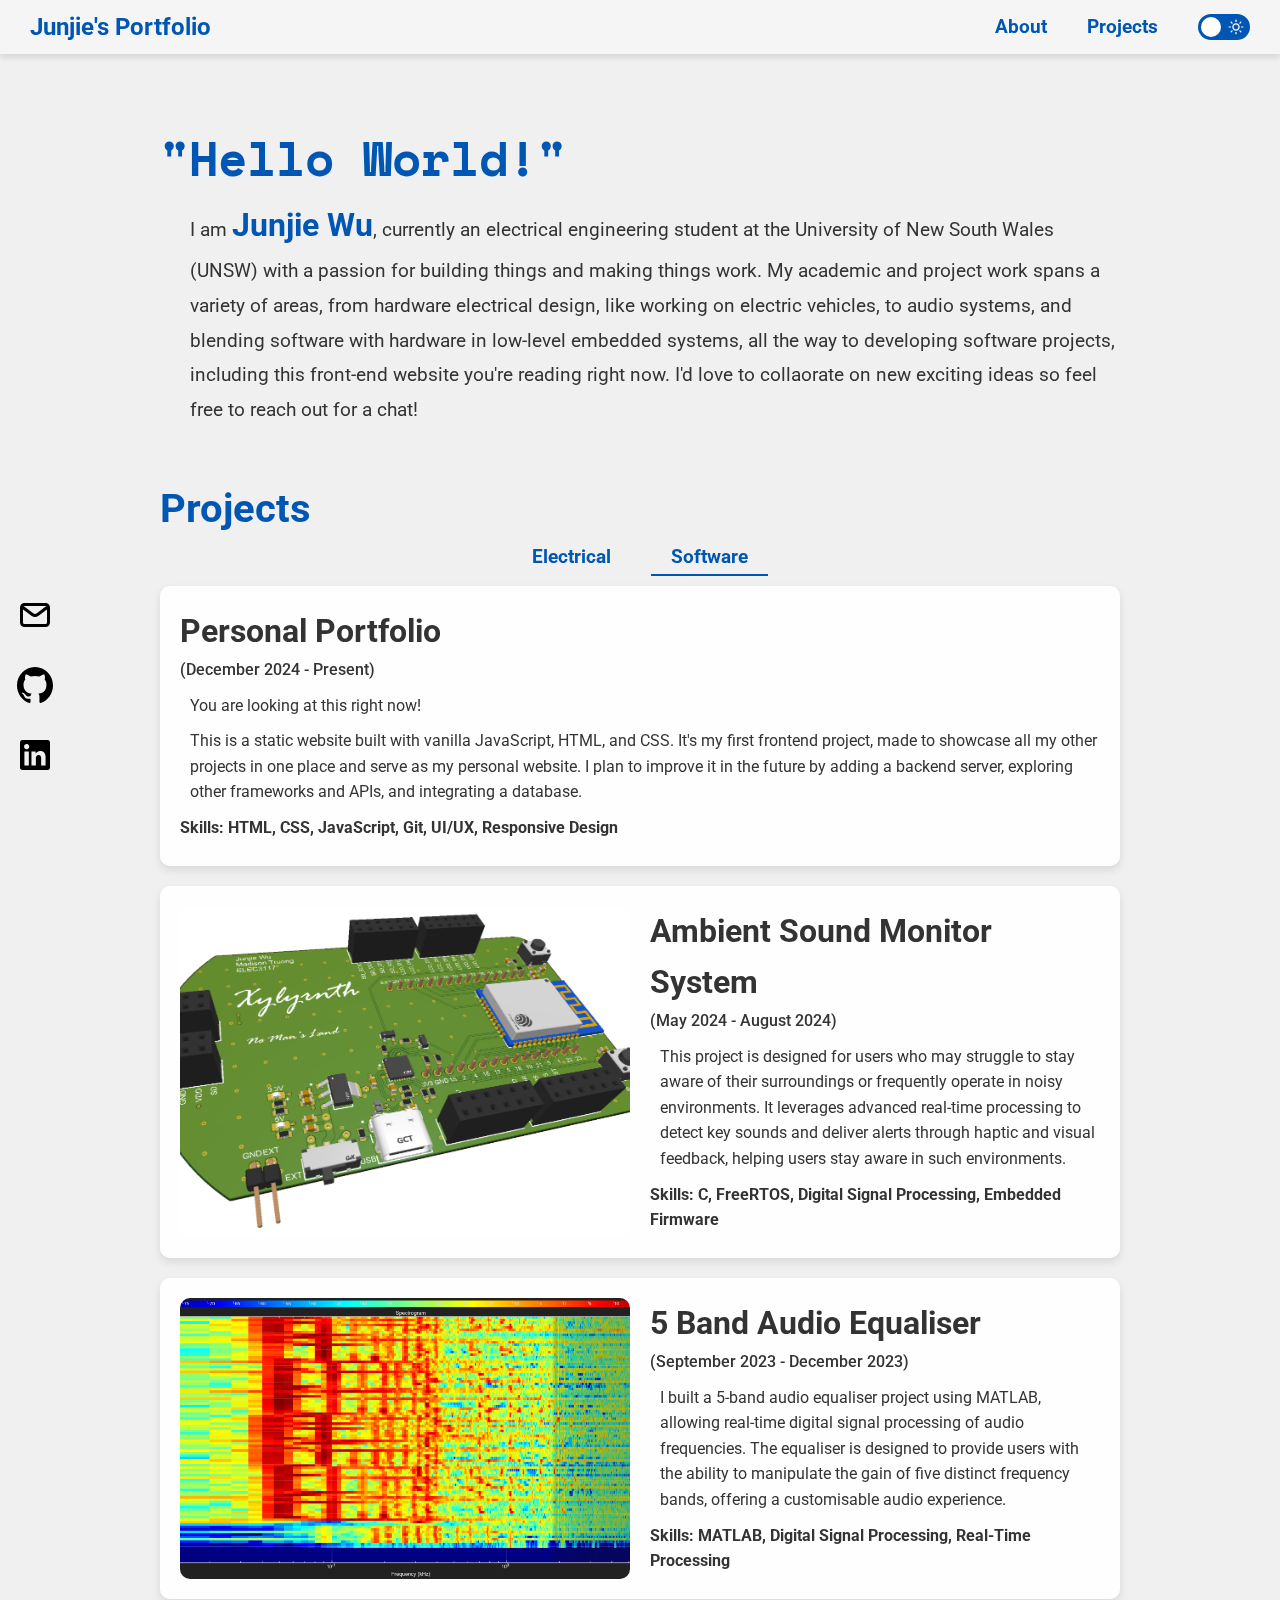
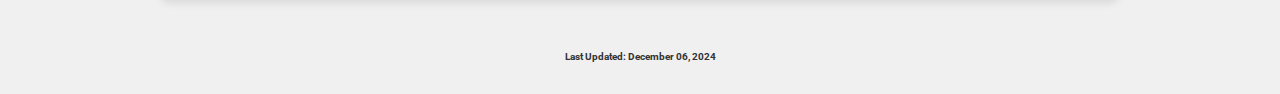
<file: src/index.html>
<!DOCTYPE html>
<html lang="en" class="no-theme">

<head>
    <script>
        // Set the correct theme class before the page renders
        if (localStorage.getItem('theme') === 'dark') {
            document.documentElement.classList.replace('no-theme', 'dark-mode');
        } else {
            document.documentElement.classList.remove('no-theme');
        }
    </script>
    <style>
        /* Hide the page until the theme is determined */
        html.no-theme {
            visibility: hidden;
        }
    </style>

    <link rel="preload" href="styles/global.css" as="style">
    <link rel="preload" href="styles/header.css" as="style">
    
    <meta charset="UTF-8">
    <meta name="viewport" content="width=device-width, initial-scale=1.0">
    <title>Junjie Wu</title>
    <link href="https://cdn.jsdelivr.net/npm/aos@2.3.4/dist/aos.css" rel="stylesheet">

    <link rel="preconnect" href="https://fonts.googleapis.com">
    <link rel="preconnect" href="https://fonts.gstatic.com" crossorigin>
    <link href="https://fonts.googleapis.com/css2?family=Roboto:ital,wght@0,100;0,300;0,400;0,500;0,700;0,900;1,100;1,300;1,400;1,500;1,700;1,900&family=Space+Mono:ital,wght@0,400;0,700;1,400;1,700&display=swap" rel="stylesheet">
    <link href="https://fonts.googleapis.com/css2?family=Space+Mono:ital,wght@0,400;0,700;1,400;1,700&display=swap" rel="stylesheet">

    <link rel="stylesheet" href="styles/global.css">
    <link rel="stylesheet" href="styles/header.css">
    <link rel="stylesheet" href="styles/toggle-switch.css">
    <link rel="stylesheet" href="styles/about.css">
    <link rel="stylesheet" href="styles/projects.css">
    <link rel="stylesheet" href="styles/social.css">
    <link rel="stylesheet" href="styles/scroll.css">


</head>

<body>

    <header>
        <div class="header-left">
            <span class="header-text">Junjie's Portfolio</span>
        </div>
        <nav>
            <!-- Desktop -->
            <a href="#about">About</a>
            <a href="#projects">Projects</a>

            <!-- Mobile -->
            <button id="menu-toggle" aria-label="Toggle Menu">
                <img id="hamburger-icon" src="icons/hamburger-dark.svg" alt="Menu" class="hamburger-icon">
            </button>
            <div id="menu" class="menu"></div> <!-- Empty menu that will hold links -->
        </nav>
        <button type="button" role="switch" aria-checked="true" class="ant-switch" id="theme-toggle">
            <div class="ant-switch-handle"></div>
            <span class="ant-switch-inner">
                <!-- Sun Image for light mode -->
                <img id="sun-icon" src="icons/sun.svg" alt="Sun" style="width: 20px; height: 20px;">
                <!-- Moon Image for dark mode -->
                <img id="moon-icon" src="icons/moon.svg" alt="Moon" style="width: 20px; height: 20px; display: none;">
            </span>
        </button>
    </header>


    <section id="about" data-aos="fade-up">
        <h2>"Hello World!"</h2>
        <p>
            I am <span class="highlighted-name">Junjie Wu</span>, currently an electrical engineering student at the University of New South Wales (UNSW) with a passion for building things and making things work. 
            
            My academic and project work spans a variety of areas, from hardware electrical design, like working on electric vehicles, to audio systems, and blending software with hardware in low-level embedded systems, all the way to developing software projects, including this front-end website you're reading right now. 

            I'd love to collaorate on new exciting ideas so feel free to reach out for a chat!
        </p>
    </section>

    <section id="projects" data-aos="fade-up">
        <h2>Projects</h2>
        <div class="tabs">
            <div class="tab active" data-target="electrical-projects">Electrical</div>
            <div class="tab" data-target="software-projects">Software</div>
        </div>

        <!-- Electrical Projects -->
        <div class="projects-container active" id="electrical-projects">

            <a href="pages/project-e1.html" class="project-link">
                <div class="project-card">
                    <div class="project-thumbnail">
                        <img src="assets/project-e1/3D1.png" alt="Project E1 Thumbnail">
                    </div>
                    <div class="project-info">
                        <h4>Guitar Power Amplifier</h4>
                        <div class="project-info-date">(September 2024 - December 2024)</div>
                        <p>
                            A guitar power amplifier for loudspeakers that delivers clear, high-quality audio with optimal efficiency. It takes weak stereo signals from audio jacks or microphones, amplifies them, and preserves signal integrity while minimizing total harmonic distortion (THD). The design features a multi-stage cascaded approach with separate stages for signal gain and power output, offering precise control over both audio clarity and efficiency.
                        </p>
                        <div class="project-skills">
                            Skills: Power Electronics, Simulations, PCB Design, KiCad
                        </div>
                    </div>
                </div>
            </a>

            <a href="pages/project-e2.html" class="project-link">
                <div class="project-card">
                    <div class="project-thumbnail">
                        <img src="assets/project-e2/SR7.jpg" alt="Project E2 Thumbnail">
                    </div>
                    <div class="project-info">
                        <h4>Sunswift Racing: MPPT Project</h4>
                        <div class="project-info-date">(September 2023 - August 2024)</div>
                        <p>
                            I worked on an electric vehicle that set a Guinness World Record and won the 2023 Bridgestone World Solar Challenge. As the project lead for the Energy Systems Department, I was in charge of the MPPT (Maximum Power Point Tracking) project.
                        </p>
                        <div class="project-skills">
                            Skills: Power Distribution, Renewable Energy, Altium, Team Leadership, Project Management
                        </div>
                    </div>
                </div>
            </a>
           
        </div>
        

        <!-- Software Projects -->
        <div class="projects-container" id="software-projects">
            <a href="https://github.com/jay-junjiewu/Portfolio-Website" class="project-link" target="_blank">
                <div class="project-card">
                    <div class="project-info">
                        <h4>Personal Portfolio</h4>
                        <div class="project-info-date">(December 2024 - Present)</div>
                        <p>You are looking at this right now!</p>
                        <p>This is a static website built with vanilla JavaScript, HTML, and CSS. It's my first frontend project, made to showcase all my other projects in one place and serve as my personal website. I plan to improve it in the future by adding a backend server, exploring other frameworks and APIs, and integrating a database.</p>
                        <div class="project-skills">
                            Skills: HTML, CSS, JavaScript, Git, UI/UX, Responsive Design
                        </div>
                    </div>
                </div>
            </a>

            <a href="pages/project-s2.html" class="project-link">
                <div class="project-card">
                    <div class="project-thumbnail">
                        <img src="assets/project-s2/3d.png" alt="Project S2 Thumbnail">
                    </div>
                    <div class="project-info">
                        <h4>Ambient Sound Monitor System</h4>
                        <div class="project-info-date">(May 2024 - August 2024)</div>
                        <p>
                            This project is designed for users who may struggle to stay aware of their surroundings or frequently operate in noisy environments. It leverages advanced real-time processing to detect key sounds and deliver alerts through haptic and visual feedback, helping users stay aware in such environments.
                        </p>
                        <div class="project-skills">
                            Skills: C, FreeRTOS, Digital Signal Processing, Embedded Firmware
                        </div>
                    </div>
                </div>
            </a>

            <a href="pages/project-s3.html" class="project-link">
                <div class="project-card">
                    <div class="project-thumbnail">
                        <img src="assets/project-s3/spectogram.png" alt="Project S3 Thumbnail">
                    </div>
                    <div class="project-info">
                        <h4>5 Band Audio Equaliser</h4>
                        <div class="project-info-date">(September 2023 - December 2023)</div>
                        <p>
                            I built a 5-band audio equaliser project using MATLAB, allowing real-time digital signal processing of audio frequencies. The equaliser is designed to provide users with the ability to manipulate the gain of five distinct frequency bands, offering a customisable audio experience.
                        </p>
                        <div class="project-skills">
                            Skills: MATLAB, Digital Signal Processing, Real-Time Processing
                        </div>
                    </div>
                </div>
            </a>
        </div>
    </section> 

    <section id="contact">
        <h2>Contact</h2>
        <div class="side-panel">
            <a href="mailto:jaywu0045@gmail.com" class="side-icon" title="Email">
                <img id="email-icon" src="icons/email-black.svg" alt="Email" class="icon">
            </a>
            <a href="https://github.com/jay-junjiewu" class="side-icon" title="GitHub" target=”_blank>
                <img id="github-icon" src="icons/github-black.svg" alt="GitHub" class="icon">
            </a>
            <a href="https://www.linkedin.com/in/junjiewujay" class="side-icon" title="LinkedIn" target="_blank">
                <img id="linkedin-icon" src="icons/linkedin-black.svg" alt="LinkedIn" class="icon">
            </a>
        </div>
    </section>

    <section id="updated">
        <h3>Last Updated: December 06, 2024</h3>
    </section>

    <script src="https://cdn.jsdelivr.net/npm/aos@2.3.4/dist/aos.js"></script>
    <script src="scripts/theme-toggle.js" defer></script>
    <script src="scripts/tab.js" defer></script>
    <script src="scripts/menu.js" defer></script>
    <script src="scripts/scroll.js" defer></script>

</body>
</html>
</file>
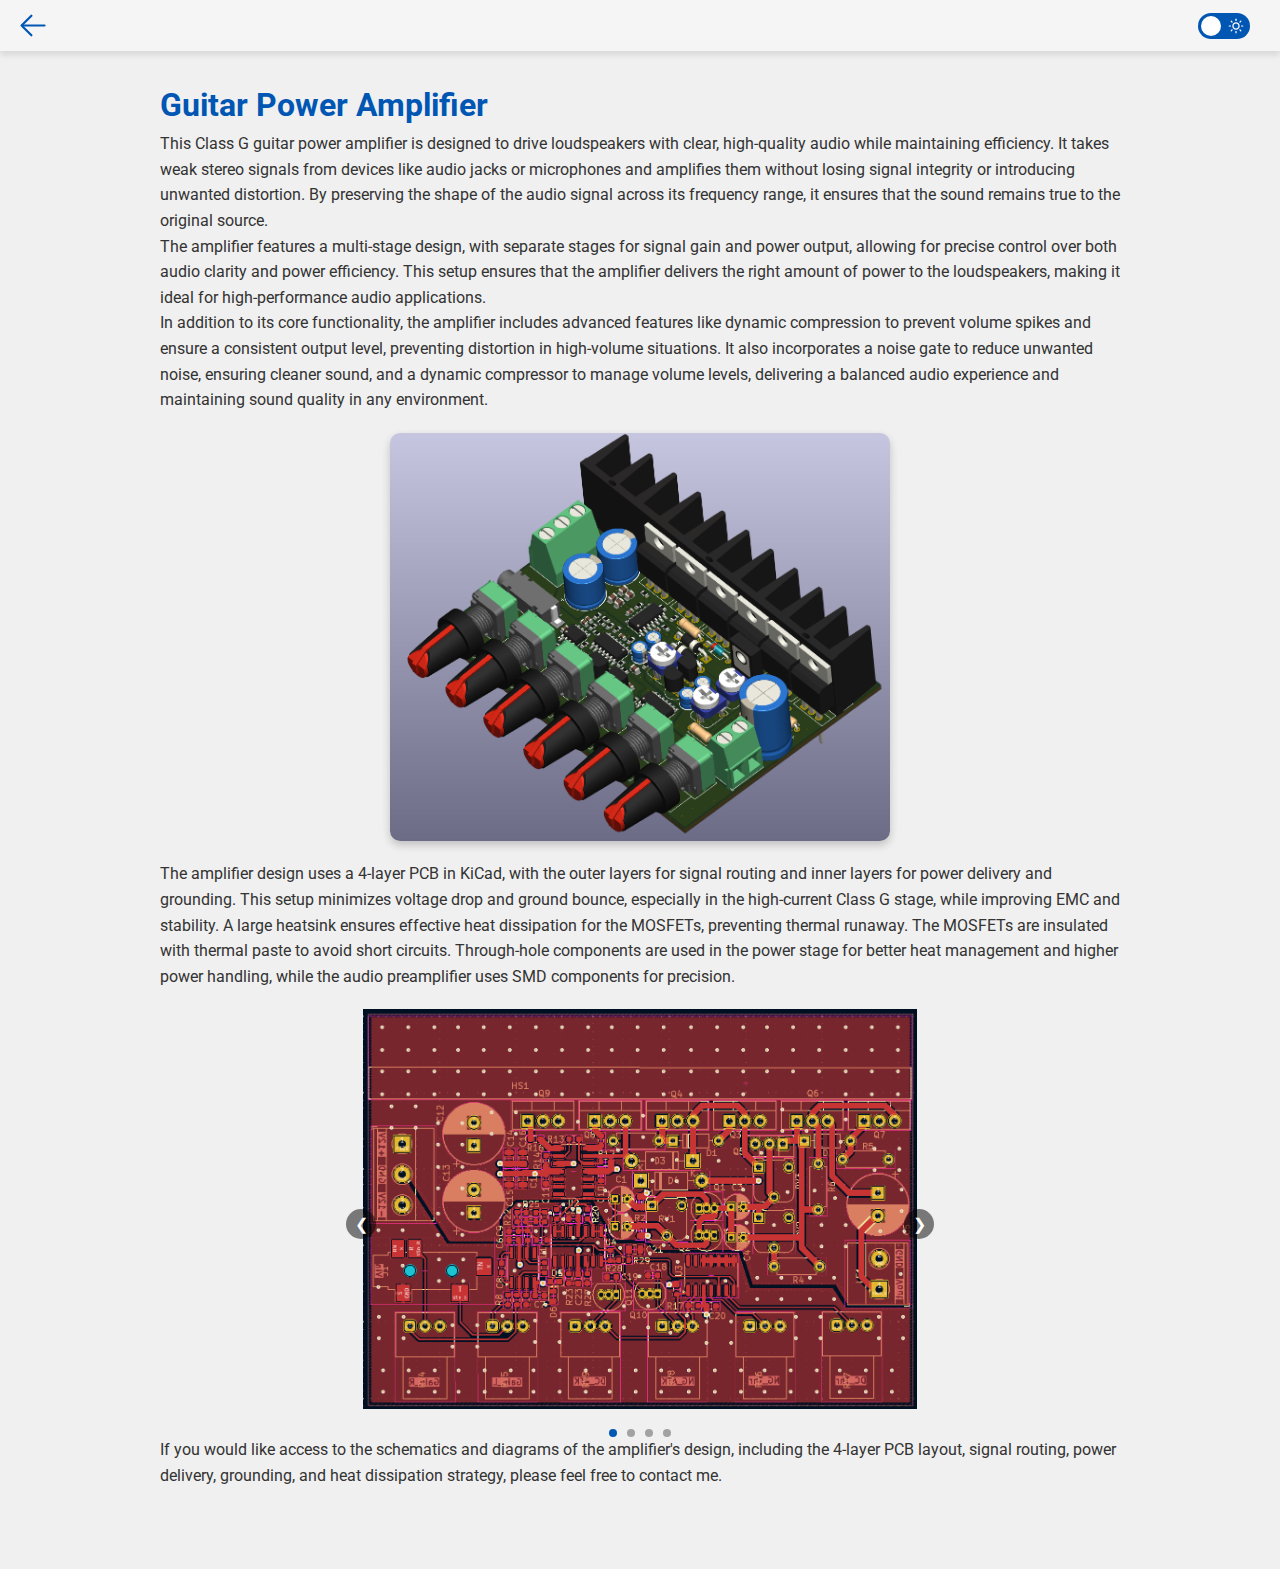
<file: src/pages/project-e1.html>
<!DOCTYPE html>
<html lang="en" class="no-theme">

<head>
    <script>
        // Set the correct theme class before the page renders
        if (localStorage.getItem('theme') === 'dark') {
            document.documentElement.classList.replace('no-theme', 'dark-mode');
        } else {
            document.documentElement.classList.remove('no-theme');
        }
    </script>
    <style>
        /* Hide the page until the theme is determined */
        html.no-theme {
            visibility: hidden;
        }
    </style>

    <link rel="preload" href="../styles/global.css" as="style">
    <link rel="preload" href="../styles/header.css" as="style">

    <meta charset="UTF-8">
    <meta name="viewport" content="width=device-width, initial-scale=1.0">
    <title>Guitar Power Amplifier</title>
    <link href="https://cdn.jsdelivr.net/npm/aos@2.3.4/dist/aos.css" rel="stylesheet">

    <link rel="preconnect" href="https://fonts.googleapis.com">
    <link rel="preconnect" href="https://fonts.gstatic.com" crossorigin>
    <link href="https://fonts.googleapis.com/css2?family=Roboto:ital,wght@0,100;0,300;0,400;0,500;0,700;0,900;1,100;1,300;1,400;1,500;1,700;1,900&family=Space+Mono:ital,wght@0,400;0,700;1,400;1,700&display=swap" rel="stylesheet">
    <link href="https://fonts.googleapis.com/css2?family=Space+Mono:ital,wght@0,400;0,700;1,400;1,700&display=swap" rel="stylesheet">

    <link rel="stylesheet" href="../styles/global.css">
    <link rel="stylesheet" href="../styles/header.css">
    <link rel="stylesheet" href="../styles/toggle-switch.css">
    <link rel="stylesheet" href="../styles/projects.css">
    <link rel="stylesheet" href="../styles/projects-page.css">
    <link rel="stylesheet" href="../styles/scroll.css">
    <link rel="stylesheet" href="../styles/carousel.css">
</head>

<body>

    <header>
        <div class="back-button">
            <button id="back" aria-label="Back Button">
                <img id="back-icon" src="../icons/back-dark.svg" alt="Back" class="back-icon" />
            </button>
        </div>

        <button type="button" role="switch" aria-checked="true" class="ant-switch" id="theme-toggle">
            <div class="ant-switch-handle"></div>
            <span class="ant-switch-inner">
                <!-- Sun Image for light mode -->
                <img id="sun-icon" src="../icons/sun.svg" alt="Sun" style="width: 20px; height: 20px;">
                <!-- Moon Image for dark mode -->
                <img id="moon-icon" src="../icons/moon.svg" alt="Moon" style="width: 20px; height: 20px; display: none;">
            </span>
        </button>
    </header>


    <section id="project-page">
        <h2>Guitar Power Amplifier</h2>
        <p>
            This Class G guitar power amplifier is designed to drive loudspeakers with clear, high-quality audio while maintaining efficiency. It takes weak stereo signals from devices like audio jacks or microphones and amplifies them without losing signal integrity or introducing unwanted distortion. By preserving the shape of the audio signal across its frequency range, it ensures that the sound remains true to the original source.
        </p>

        <p>
            The amplifier features a multi-stage design, with separate stages for signal gain and power output, allowing for precise control over both audio clarity and power efficiency. This setup ensures that the amplifier delivers the right amount of power to the loudspeakers, making it ideal for high-performance audio applications.
        </p>

        <p>
            In addition to its core functionality, the amplifier includes advanced features like dynamic compression to prevent volume spikes and ensure a consistent output level, preventing distortion in high-volume situations. It also incorporates a noise gate to reduce unwanted noise, ensuring cleaner sound, and a dynamic compressor to manage volume levels, delivering a balanced audio experience and maintaining sound quality in any environment.
        </p>

        <div class="hover-container">
            <img src="../assets/project-e1/3D1.png" class="image-pe1-1" />
            <div class="hover-text">3D Rendering</div>
        </div>

        <p>
            The amplifier design uses a 4-layer PCB in KiCad, with the outer layers for signal routing and inner layers for power delivery and grounding. This setup minimizes voltage drop and ground bounce, especially in the high-current Class G stage, while improving EMC and stability. A large heatsink ensures effective heat dissipation for the MOSFETs, preventing thermal runaway. The MOSFETs are insulated with thermal paste to avoid short circuits. Through-hole components are used in the power stage for better heat management and higher power handling, while the audio preamplifier uses SMD components for precision.
        </p>

        <div class="image-carousel">
            <div class="carousel-slide">
                <img src="../assets/project-e1/FCu.png">
                <img src="../assets/project-e1/In1Cu.png">
                <img src="../assets/project-e1/In2Cu.png">
                <img src="../assets/project-e1/BCu.png">
            </div>

            <button class="carousel-button left" aria-label="Previous Image">&#10094;</button>
            <button class="carousel-button right" aria-label="Next Image">&#10095;</button>
        </div>
        <div class="carousel-dots">
            <!-- Dots will be dynamically added here -->
        </div>

        <p>
            If you would like access to the schematics and diagrams of the amplifier's design, including the 4-layer PCB layout, signal routing, power delivery, grounding, and heat dissipation strategy, please feel free to contact me.
        </p>


        <!-- <div class="pdf-container">
            <a href="../assets/project-e1/Class_G_Amplifier.pdf" target="_blank" rel="noopener noreferrer" class="pdf-link">
                KiCad Schematic Download
            </a>
        </div> -->
    </section>

    <script src="https://cdn.jsdelivr.net/npm/aos@2.3.4/dist/aos.js"></script>
    <script src="../scripts/theme-toggle.js" defer></script>
    <script src="../scripts/scroll.js" defer></script>
    <script src="../scripts/back.js" defer></script>
    <script src="../scripts/carousel.js" defer></script>
    <script src="../scripts/swipe.js" defer></script>

</body>
</html>
</file>
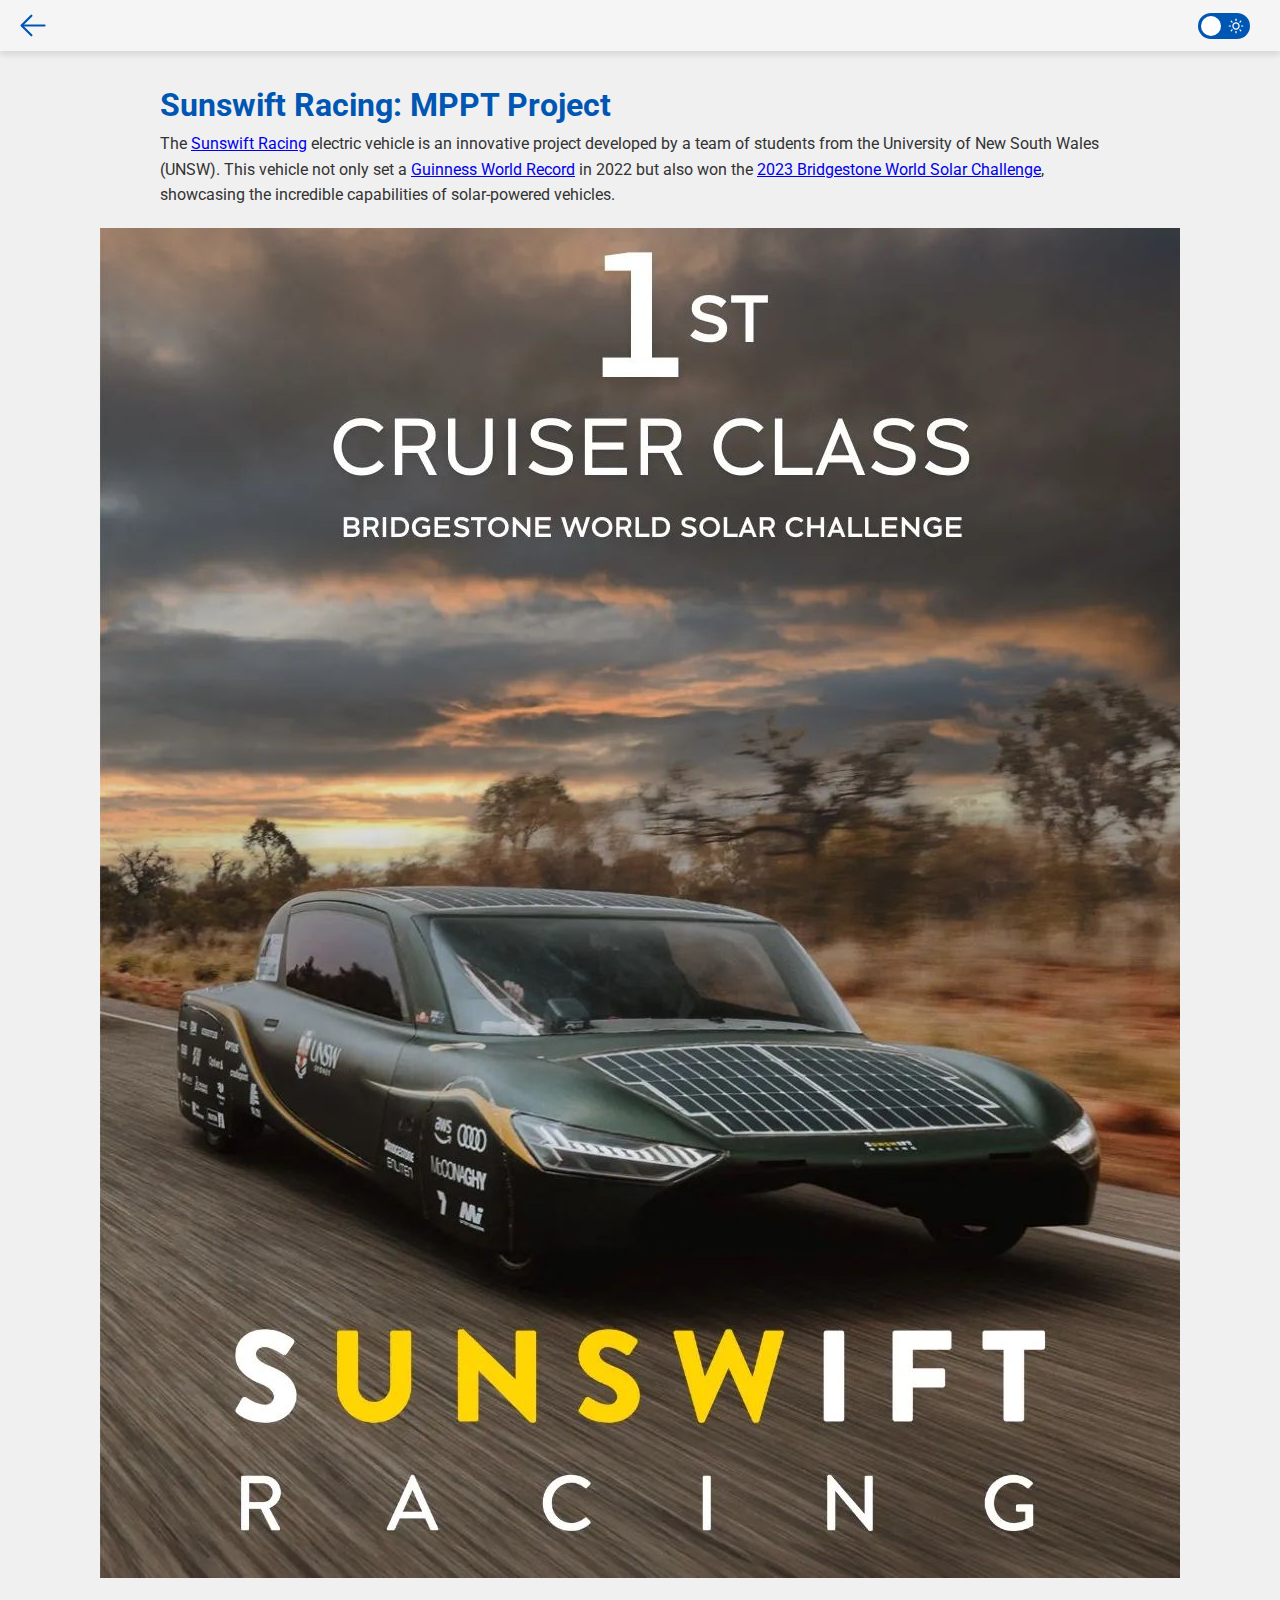
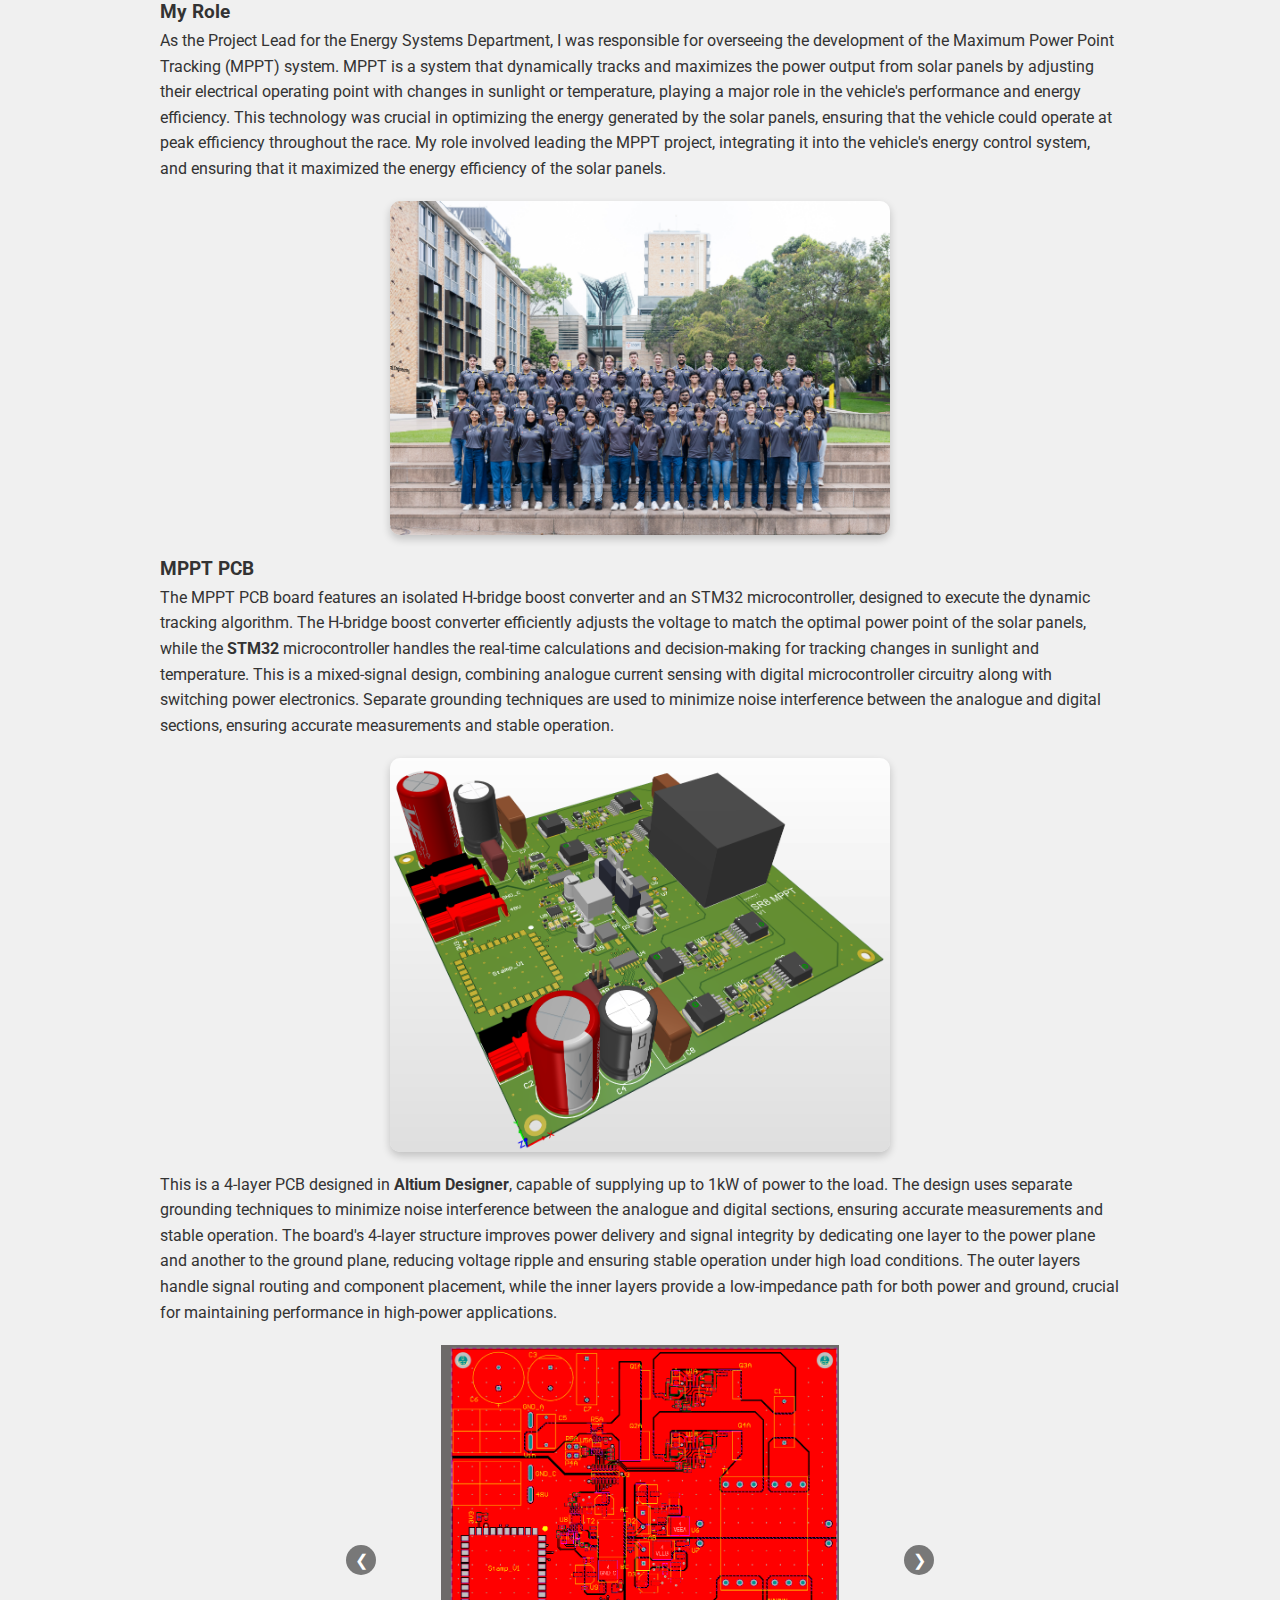
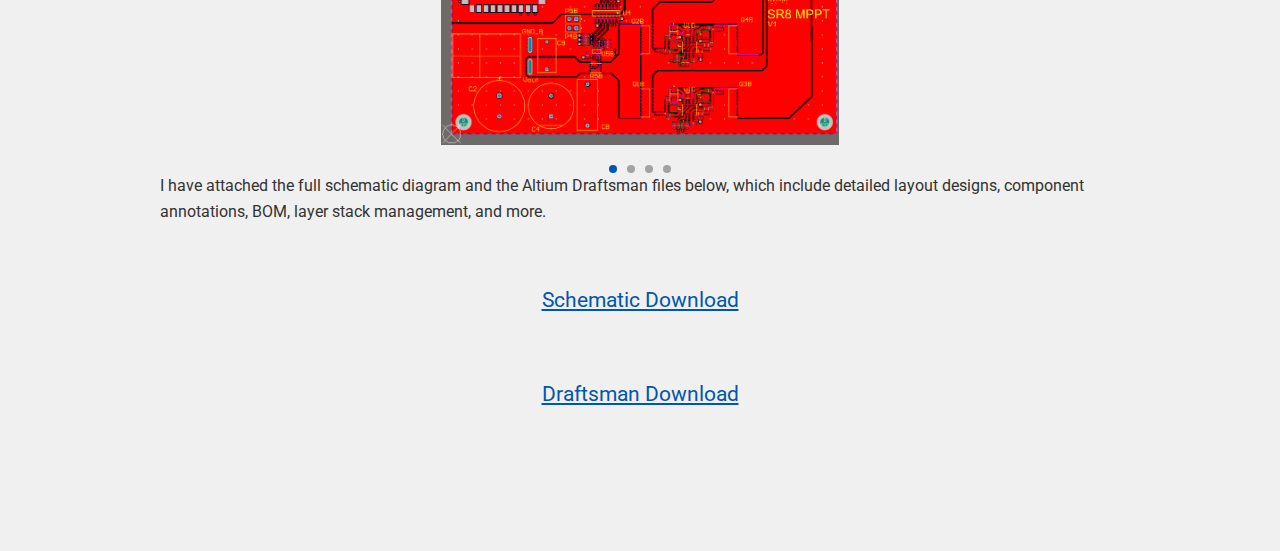
<file: src/pages/project-e2.html>
<!DOCTYPE html>
<html lang="en" class="no-theme">

<head>
    <script>
        // Set the correct theme class before the page renders
        if (localStorage.getItem('theme') === 'dark') {
            document.documentElement.classList.replace('no-theme', 'dark-mode');
        } else {
            document.documentElement.classList.remove('no-theme');
        }
    </script>
    <style>
        /* Hide the page until the theme is determined */
        html.no-theme {
            visibility: hidden;
        }
    </style>

    <link rel="preload" href="../styles/global.css" as="style">
    <link rel="preload" href="../styles/header.css" as="style">

    <meta charset="UTF-8">
    <meta name="viewport" content="width=device-width, initial-scale=1.0">
    <title>Sunswift Racing: MPPT Project</title>
    <link href="https://cdn.jsdelivr.net/npm/aos@2.3.4/dist/aos.css" rel="stylesheet">

    <link rel="preconnect" href="https://fonts.googleapis.com">
    <link rel="preconnect" href="https://fonts.gstatic.com" crossorigin>
    <link href="https://fonts.googleapis.com/css2?family=Roboto:ital,wght@0,100;0,300;0,400;0,500;0,700;0,900;1,100;1,300;1,400;1,500;1,700;1,900&family=Space+Mono:ital,wght@0,400;0,700;1,400;1,700&display=swap" rel="stylesheet">
    <link href="https://fonts.googleapis.com/css2?family=Space+Mono:ital,wght@0,400;0,700;1,400;1,700&display=swap" rel="stylesheet">

    <link rel="stylesheet" href="../styles/global.css">
    <link rel="stylesheet" href="../styles/header.css">
    <link rel="stylesheet" href="../styles/toggle-switch.css">
    <link rel="stylesheet" href="../styles/projects.css">
    <link rel="stylesheet" href="../styles/projects-page.css">
    <link rel="stylesheet" href="../styles/scroll.css">
    <link rel="stylesheet" href="../styles/carousel.css">
</head>

<body>

    <header>
        <div class="back-button">
            <button id="back" aria-label="Back Button">
                <img id="back-icon" src="../icons/back-dark.svg" alt="Back" class="back-icon" />
            </button>
        </div>

        <button type="button" role="switch" aria-checked="true" class="ant-switch" id="theme-toggle">
            <div class="ant-switch-handle"></div>
            <span class="ant-switch-inner">
                <!-- Sun Image for light mode -->
                <img id="sun-icon" src="../icons/sun.svg" alt="Sun" style="width: 20px; height: 20px;">
                <!-- Moon Image for dark mode -->
                <img id="moon-icon" src="../icons/moon.svg" alt="Moon" style="width: 20px; height: 20px; display: none;">
            </span>
        </button>
    </header>


    <section id="project-page">
        <h2>Sunswift Racing: MPPT Project</h2>

        <p>
            The <a href="https://www.sunswift.com/" target="_blank" class="text-link">Sunswift Racing</a> electric vehicle is an innovative project developed by a team of students from the University of New South Wales (UNSW). This vehicle not only set a <a href="https://www.unsw.edu.au/newsroom/news/2022/10/ev-record-breakers-sunswift-7-goes-1000km-on-a-single-charge-in-worlds-best-time" target="_blank" class="text-link">Guinness World Record</a> in 2022 but also won the <a href="https://newsroom.unsw.edu.au/news/science-tech/unsw-sunswift-racing-claims-bridgestone-world-solar-challenge-victory-after-wind" target="_blank" class="text-link">2023 Bridgestone World Solar Challenge</a>, showcasing the incredible capabilities of solar-powered vehicles.
        </p>

        <div class="hover-container">
            <img src="../assets/project-e2/sr7-1.jpg" class="image-ps2-1" />
        </div>

        <h3>My Role</h3>

        <p>
            As the Project Lead for the Energy Systems Department, I was responsible for overseeing the development of the Maximum Power Point Tracking (MPPT) system. MPPT is a system that dynamically tracks and maximizes the power output from solar panels by adjusting their electrical operating point with changes in sunlight or temperature, playing a major role in the vehicle's performance and energy efficiency. This technology was crucial in optimizing the energy generated by the solar panels, ensuring that the vehicle could operate at peak efficiency throughout the race. My role involved leading the MPPT project, integrating it into the vehicle's energy control system, and ensuring that it maximized the energy efficiency of the solar panels.
        </p>

        <div class="hover-container">
            <img src="../assets/project-e2/team.jpg" class="image-pe1-1" />
        </div>

        <h3>MPPT PCB</h3>

        <p>
            The MPPT PCB board features an isolated H-bridge boost converter and an STM32 microcontroller, designed to execute the dynamic tracking algorithm. The H-bridge boost converter efficiently adjusts the voltage to match the optimal power point of the solar panels, while the <strong>STM32</strong> microcontroller handles the real-time calculations and decision-making for tracking changes in sunlight and temperature. This is a mixed-signal design, combining analogue current sensing with digital microcontroller circuitry along with switching power electronics. Separate grounding techniques are used to minimize noise interference between the analogue and digital sections, ensuring accurate measurements and stable operation.
        </p>

        <div class="hover-container">
            <img src="../assets/project-e2/3d.png" class="image-pe1-1" />
        </div>

        <p>
            This is a 4-layer PCB designed in <strong>Altium Designer</strong>, capable of supplying up to 1kW of power to the load. The design uses separate grounding techniques to minimize noise interference between the analogue and digital sections, ensuring accurate measurements and stable operation. The board's 4-layer structure improves power delivery and signal integrity by dedicating one layer to the power plane and another to the ground plane, reducing voltage ripple and ensuring stable operation under high load conditions. The outer layers handle signal routing and component placement, while the inner layers provide a low-impedance path for both power and ground, crucial for maintaining performance in high-power applications.
        </p>

        <div class="image-carousel">
            <div class="carousel-slide">
                <img src="../assets/project-e2/top.png">
                <img src="../assets/project-e2/mid1.png">
                <img src="../assets/project-e2/mid2.png">
                <img src="../assets/project-e2/bottom.png">
            </div>

            <button class="carousel-button left" aria-label="Previous Image">&#10094;</button>
            <button class="carousel-button right" aria-label="Next Image">&#10095;</button>
        </div>
        <div class="carousel-dots">
            <!-- Dots will be dynamically added here -->
        </div>

        <p>
            I have attached the full schematic diagram and the Altium Draftsman files below, which include detailed layout designs, component annotations, BOM, layer stack management, and more.
        </p>

        <div class="pdf-container">
            <a href="../assets/project-e2/MPPT_V1_Schematic.pdf" target="_blank" rel="noopener noreferrer" class="pdf-link">
                Schematic Download
            </a>
        </div>

        <div class="pdf-container">
            <a href="../assets/project-e2/MPPT_V1_Draftsman.pdf" target="_blank" rel="noopener noreferrer" class="pdf-link">
                Draftsman Download
            </a>
        </div>
    </section>

    <script src="https://cdn.jsdelivr.net/npm/aos@2.3.4/dist/aos.js"></script>
    <script src="../scripts/theme-toggle.js" defer></script>
    <script src="../scripts/scroll.js" defer></script>
    <script src="../scripts/back.js" defer></script>
    <script src="../scripts/carousel.js" defer></script>
    <script src="../scripts/swipe.js" defer></script>

</body>
</html>
</file>
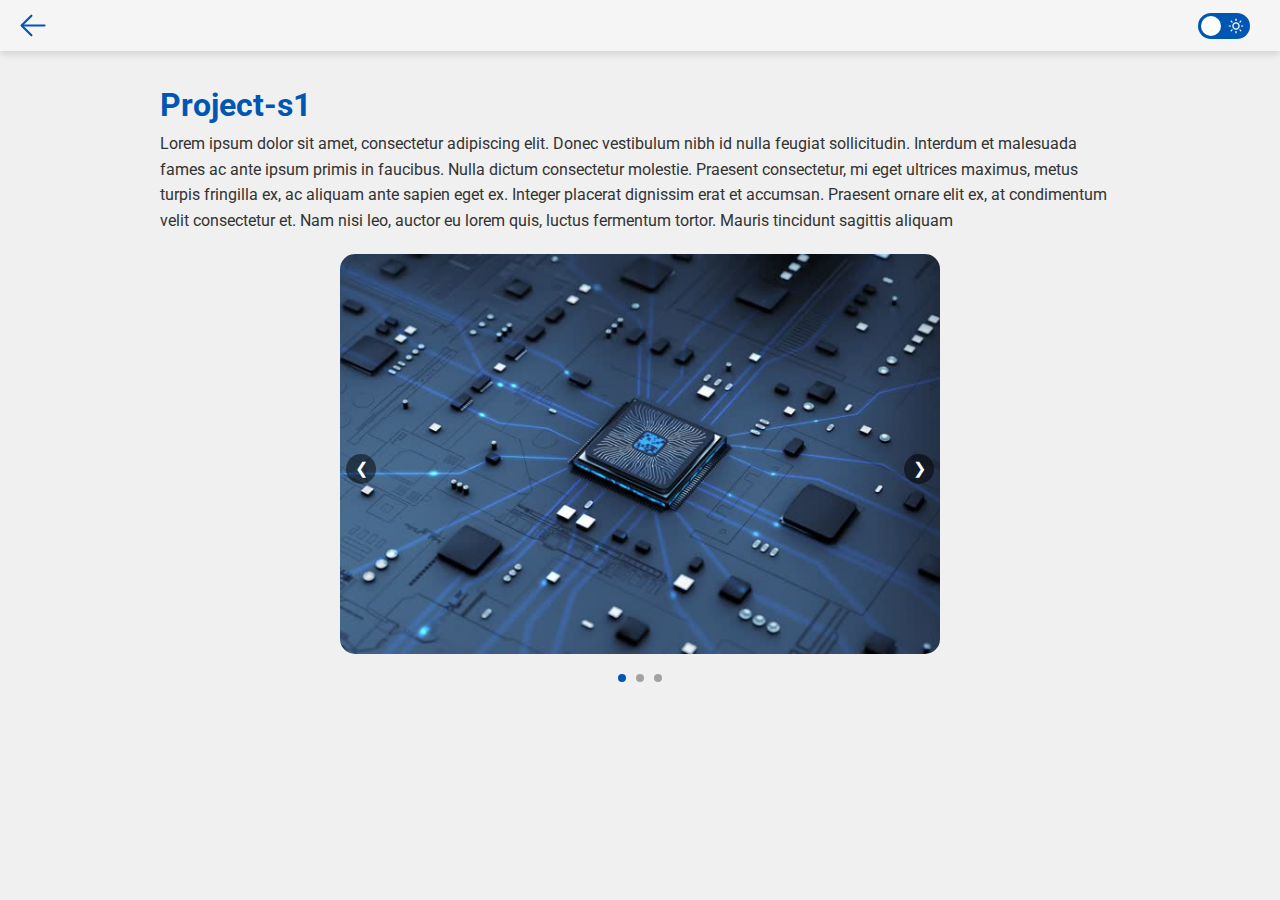
<file: src/pages/project-s1.html>
<!DOCTYPE html>
<html lang="en">

<head>
    <meta charset="UTF-8">
    <meta name="viewport" content="width=device-width, initial-scale=1.0">
    <title> Project-s1</title>
    <link href="https://cdn.jsdelivr.net/npm/aos@2.3.4/dist/aos.css" rel="stylesheet">

    <link rel="preconnect" href="https://fonts.googleapis.com">
    <link rel="preconnect" href="https://fonts.gstatic.com" crossorigin>
    <link href="https://fonts.googleapis.com/css2?family=Roboto:ital,wght@0,100;0,300;0,400;0,500;0,700;0,900;1,100;1,300;1,400;1,500;1,700;1,900&family=Space+Mono:ital,wght@0,400;0,700;1,400;1,700&display=swap" rel="stylesheet">
    <link href="https://fonts.googleapis.com/css2?family=Space+Mono:ital,wght@0,400;0,700;1,400;1,700&display=swap" rel="stylesheet">

    <link rel="stylesheet" href="../styles/global.css">
    <link rel="stylesheet" href="../styles/header.css">
    <link rel="stylesheet" href="../styles/toggle-switch.css">
    <link rel="stylesheet" href="../styles/projects.css">
    <link rel="stylesheet" href="../styles/projects-page.css">
    <link rel="stylesheet" href="../styles/scroll.css">
    <link rel="stylesheet" href="../styles/carousel.css">

</head>

<body class="no-transition">

    <header>
        <div class="back-button">
            <button id="back" aria-label="Back Button">
                <img src="../icons/back.svg" alt="Back" class="back-icon" />
            </button>
        </div>
        
        <button type="button" role="switch" aria-checked="true" class="ant-switch" id="theme-toggle">
            <div class="ant-switch-handle"></div>
            <span class="ant-switch-inner">
                <!-- Sun Image for light mode -->
                <img id="sun-icon" src="../icons/sun.svg" alt="Sun" style="width: 20px; height: 20px;">
                <!-- Moon Image for dark mode -->
                <img id="moon-icon" src="../icons/moon.svg" alt="Moon" style="width: 20px; height: 20px; display: none;">
            </span>
        </button>
    </header>


    <section id="project-page">
        <h2>Project-s1</h2>
        <p>
            Lorem ipsum dolor sit amet, consectetur adipiscing elit. Donec vestibulum nibh id nulla feugiat sollicitudin. Interdum et malesuada fames ac ante ipsum primis in faucibus. Nulla dictum consectetur molestie. Praesent consectetur, mi eget ultrices maximus, metus turpis fringilla ex, ac aliquam ante sapien eget ex. Integer placerat dignissim erat et accumsan. Praesent ornare elit ex, at condimentum velit consectetur et. Nam nisi leo, auctor eu lorem quis, luctus fermentum tortor. Mauris tincidunt sagittis aliquam
        </p>
        <div class="image-carousel">
            <div class="carousel-slide">
                <img src="../elec.jpg" alt="Image 1">
                <img src="../elec.jpg" alt="Image 2">
                <img src="../icons/github-white.svg" alt="Image 3">
            </div>

            <button class="carousel-button left" aria-label="Previous Image">&#10094;</button>
            <button class="carousel-button right" aria-label="Next Image">&#10095;</button>
        
        </div>

         <!-- Dots for image navigation -->
         <div class="carousel-dots">
            <!-- Dots will be dynamically added here -->
        </div>
        
    </section>

    

    <script src="https://cdn.jsdelivr.net/npm/aos@2.3.4/dist/aos.js"></script>
    <script src="../scripts/theme-toggle.js" defer></script>
    <script src="../scripts/scroll.js" defer></script>
    <script src="../scripts/back.js" defer></script>
    <script src="../scripts/carousel.js" defer></script>

</body>
</html>
</file>
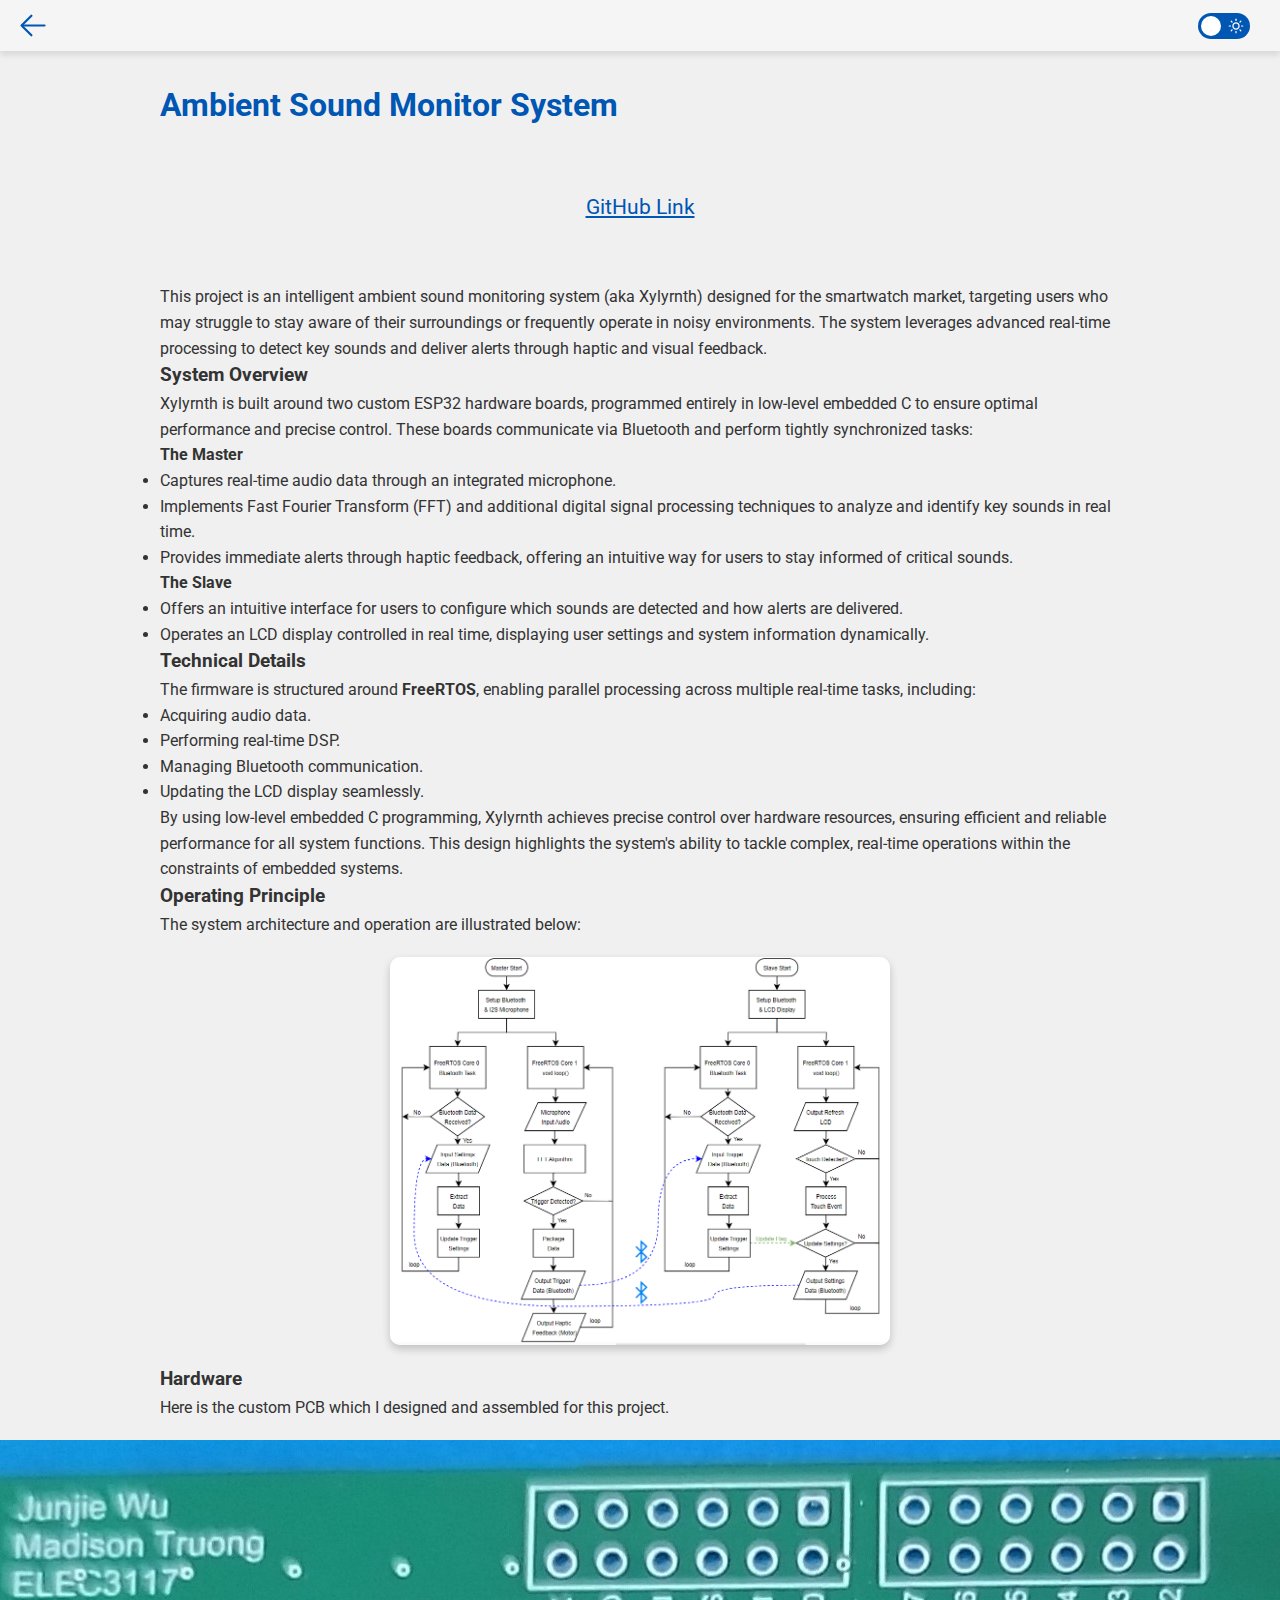
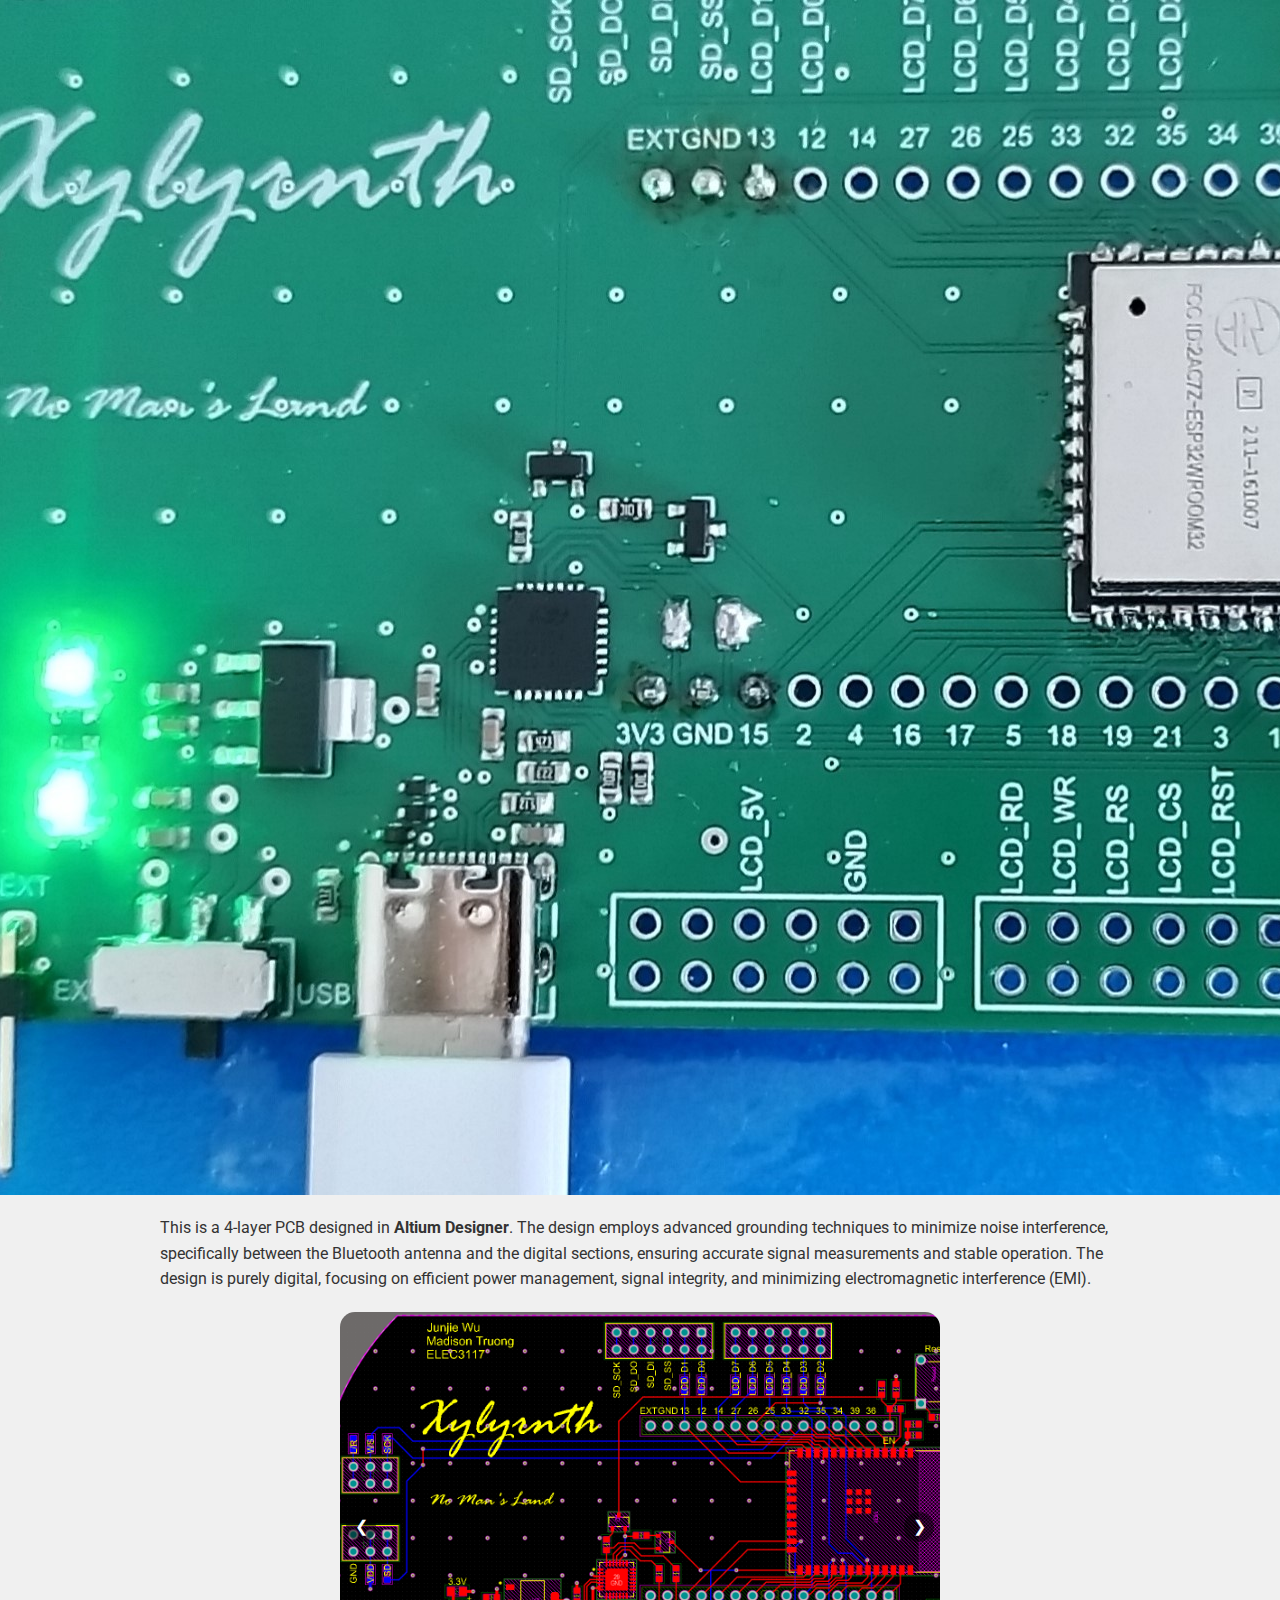
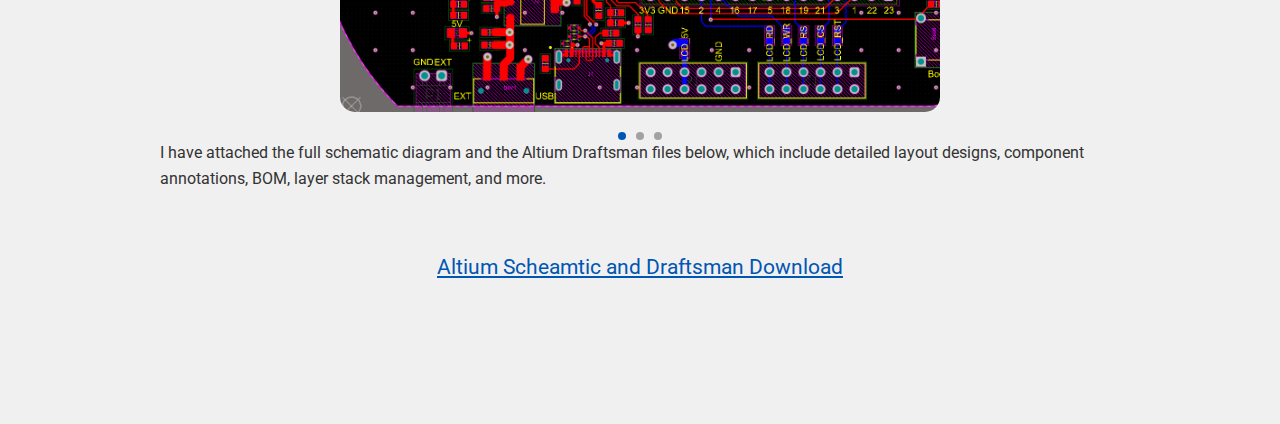
<file: src/pages/project-s2.html>
<!DOCTYPE html>
<html lang="en" class="no-theme">

<head>
    <script>
        // Set the correct theme class before the page renders
        if (localStorage.getItem('theme') === 'dark') {
            document.documentElement.classList.replace('no-theme', 'dark-mode');
        } else {
            document.documentElement.classList.remove('no-theme');
        }
    </script>
    <style>
        /* Hide the page until the theme is determined */
        html.no-theme {
            visibility: hidden;
        }
    </style>

    <link rel="preload" href="../styles/global.css" as="style">
    <link rel="preload" href="../styles/header.css" as="style">

    <meta charset="UTF-8">
    <meta name="viewport" content="width=device-width, initial-scale=1.0">
    <title>Ambient Sound Monitor System</title>
    <link href="https://cdn.jsdelivr.net/npm/aos@2.3.4/dist/aos.css" rel="stylesheet">

    <link rel="preconnect" href="https://fonts.googleapis.com">
    <link rel="preconnect" href="https://fonts.gstatic.com" crossorigin>
    <link href="https://fonts.googleapis.com/css2?family=Roboto:ital,wght@0,100;0,300;0,400;0,500;0,700;0,900;1,100;1,300;1,400;1,500;1,700;1,900&family=Space+Mono:ital,wght@0,400;0,700;1,400;1,700&display=swap" rel="stylesheet">
    <link href="https://fonts.googleapis.com/css2?family=Space+Mono:ital,wght@0,400;0,700;1,400;1,700&display=swap" rel="stylesheet">

    <link rel="stylesheet" href="../styles/global.css">
    <link rel="stylesheet" href="../styles/header.css">
    <link rel="stylesheet" href="../styles/toggle-switch.css">
    <link rel="stylesheet" href="../styles/projects.css">
    <link rel="stylesheet" href="../styles/projects-page.css">
    <link rel="stylesheet" href="../styles/scroll.css">
    <link rel="stylesheet" href="../styles/carousel.css">
</head>

<body>

    <header>
        <div class="back-button">
            <button id="back" aria-label="Back Button">
                <img id="back-icon" src="../icons/back-dark.svg" alt="Back" class="back-icon" />
            </button>
        </div>

        <button type="button" role="switch" aria-checked="true" class="ant-switch" id="theme-toggle">
            <div class="ant-switch-handle"></div>
            <span class="ant-switch-inner">
                <!-- Sun Image for light mode -->
                <img id="sun-icon" src="../icons/sun.svg" alt="Sun" style="width: 20px; height: 20px;">
                <!-- Moon Image for dark mode -->
                <img id="moon-icon" src="../icons/moon.svg" alt="Moon" style="width: 20px; height: 20px; display: none;">
            </span>
        </button>
    </header>


    <section id="project-page">
        <h2>Ambient Sound Monitor System</h2>

        <div class="pdf-container">
            <a href="https://github.com/jay-junjiewu/ambient-sound-monitor-system-xylyrnth" target="_blank" rel="noopener noreferrer" class="pdf-link">
                GitHub Link
            </a>
        </div>

        <p>This project is an intelligent ambient sound monitoring system (aka Xylyrnth) designed for the smartwatch market, targeting users who may struggle to stay aware of their surroundings or frequently operate in noisy environments. The system leverages advanced real-time processing to detect key sounds and deliver alerts through haptic and visual feedback.</p>

        <h3>System Overview</h3>

        <p>Xylyrnth is built around two custom ESP32 hardware boards, programmed entirely in low-level embedded C to ensure optimal performance and precise control. These boards communicate via Bluetooth and perform tightly synchronized tasks:</p>

        <h4>The Master</h4>

        <ul class="ps2-list">
        <li>Captures real-time audio data through an integrated microphone.</li>
        <li>Implements Fast Fourier Transform (FFT) and additional digital signal processing techniques to analyze and identify key sounds in real time.</li>
        <li>Provides immediate alerts through haptic feedback, offering an intuitive way for users to stay informed of critical sounds.</li>
        </ul>

        <h4>The Slave</h4>

        <ul class="ps2-list">
        <li>Offers an intuitive interface for users to configure which sounds are detected and how alerts are delivered.</li>
        <li>Operates an LCD display controlled in real time, displaying user settings and system information dynamically.</li>
        </ul>

        <h3>Technical Details</h3>

        <p>The firmware is structured around <strong>FreeRTOS</strong>, enabling parallel processing across multiple real-time tasks, including:</p>

        <ul class="ps2-list">
        <li>Acquiring audio data.</li>
        <li>Performing real-time DSP.</li>
        <li>Managing Bluetooth communication.</li>
        <li>Updating the LCD display seamlessly.</li>
        </ul>

        <p>By using low-level embedded C programming, Xylyrnth achieves precise control over hardware resources, ensuring efficient and reliable performance for all system functions. This design highlights the system's ability to tackle complex, real-time operations within the constraints of embedded systems.</p>

        <h3>Operating Principle</h3>

        <p>The system architecture and operation are illustrated below:</p>

        <div class="hover-container">
            <img src="../assets/project-s2/operating_flowchart.png" class="image-pe1-1" />
        </div>

        <h3>Hardware</h3>

        <p>
            Here is the custom PCB which I designed and assembled for this project.
        </p>

        <div class="hover-container">
            <img src="../assets/project-s2/real-pcb.jpg" class="image-ps2-1" />
        </div>

        <p>
            This is a 4-layer PCB designed in <strong>Altium Designer</strong>. The design employs advanced grounding techniques to minimize noise interference, specifically between the Bluetooth antenna and the digital sections, ensuring accurate signal measurements and stable operation. The design is purely digital, focusing on efficient power management, signal integrity, and minimizing electromagnetic interference (EMI).
        </p>

        <div class="image-carousel">
            <div class="carousel-slide">
                <img src="../assets/project-s2/pcb2d.png">
                <img src="../assets/project-s2/pcbfull.png">
                <img src="../assets/project-s2/pcbpower.png">
            </div>

            <button class="carousel-button left" aria-label="Previous Image">&#10094;</button>
            <button class="carousel-button right" aria-label="Next Image">&#10095;</button>
        </div>
        <div class="carousel-dots">
            <!-- Dots will be dynamically added here -->
        </div>

        <p>
            I have attached the full schematic diagram and the Altium Draftsman files below, which include detailed layout designs, component annotations, BOM, layer stack management, and more.
        </p>

        <div class="pdf-container">
            <a href="../assets/project-s2/Project_Xylyrnth.pdf" target="_blank" rel="noopener noreferrer" class="pdf-link">
                Altium Scheamtic and Draftsman Download
            </a>
        </div>
    </section>

    <script src="https://cdn.jsdelivr.net/npm/aos@2.3.4/dist/aos.js"></script>
    <script src="../scripts/theme-toggle.js" defer></script>
    <script src="../scripts/scroll.js" defer></script>
    <script src="../scripts/back.js" defer></script>
    <script src="../scripts/carousel.js" defer></script>
    <script src="../scripts/swipe.js" defer></script>

</body>
</html>
</file>
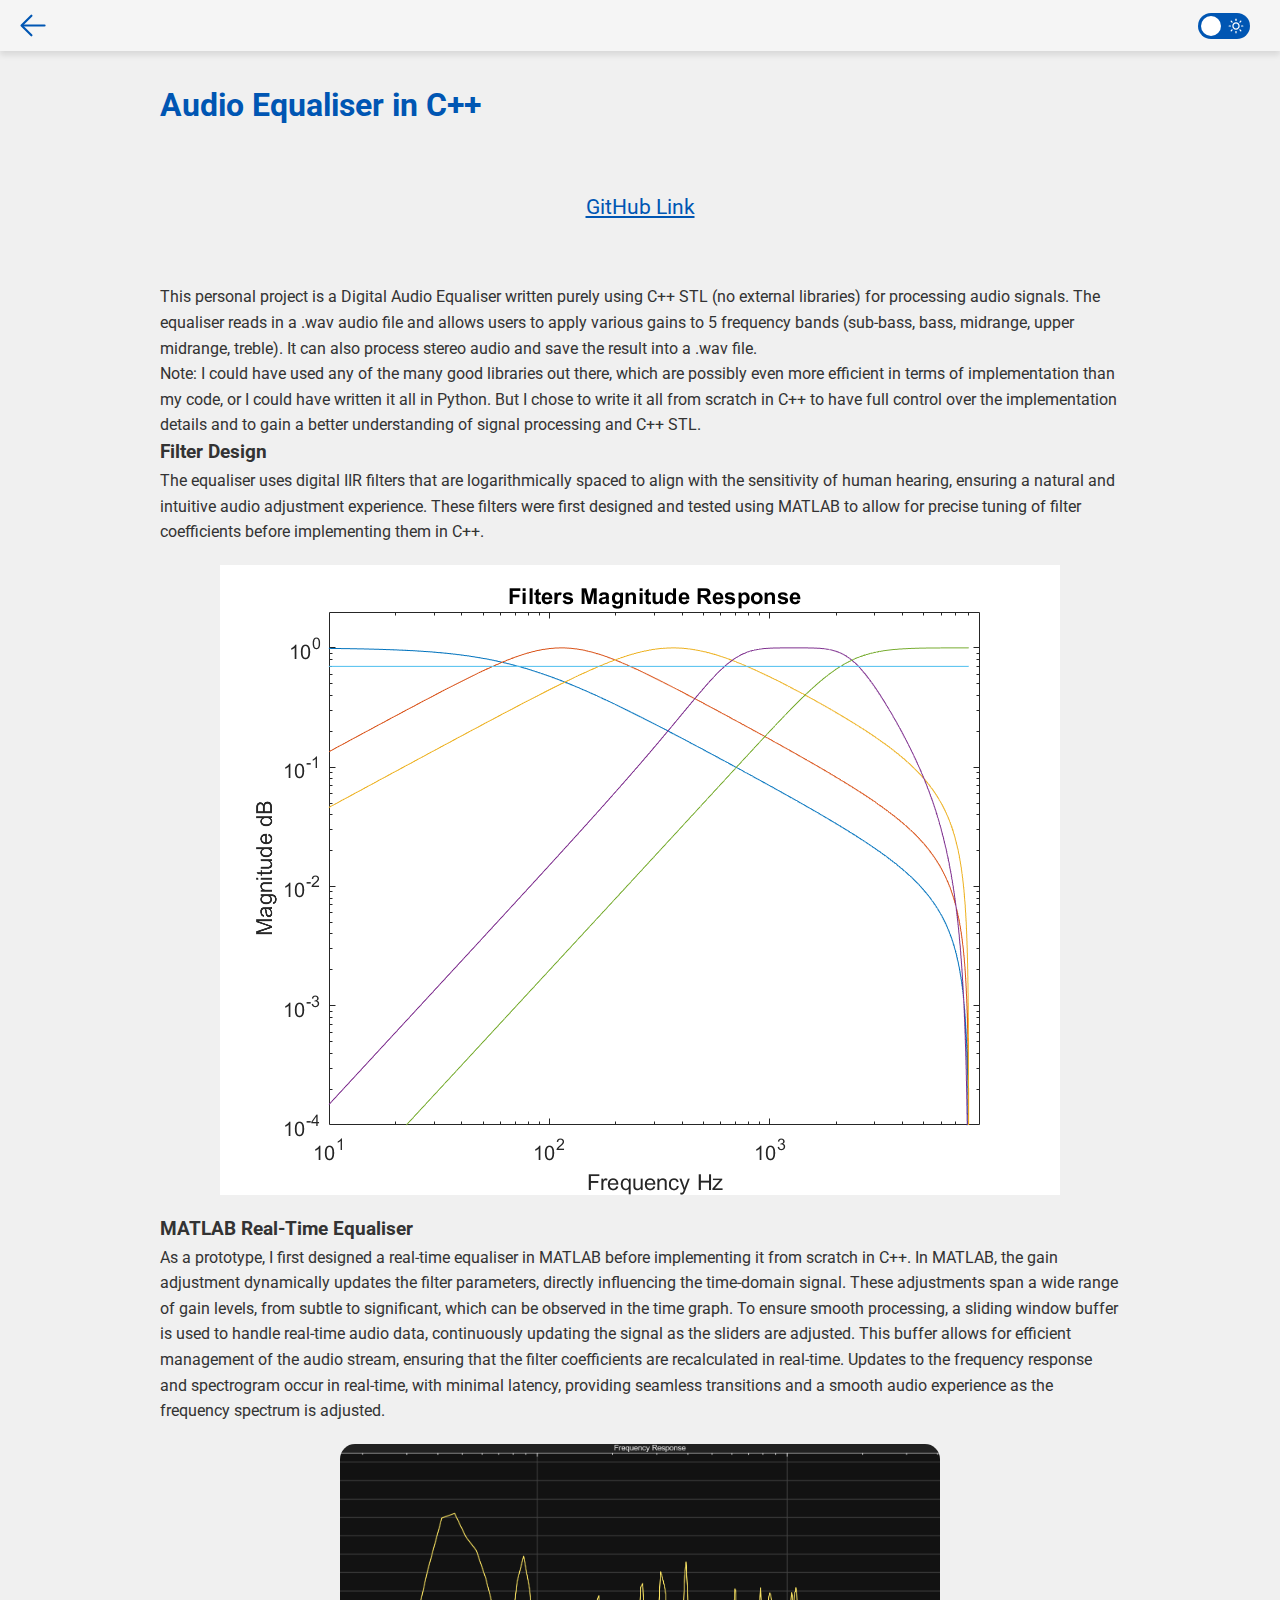
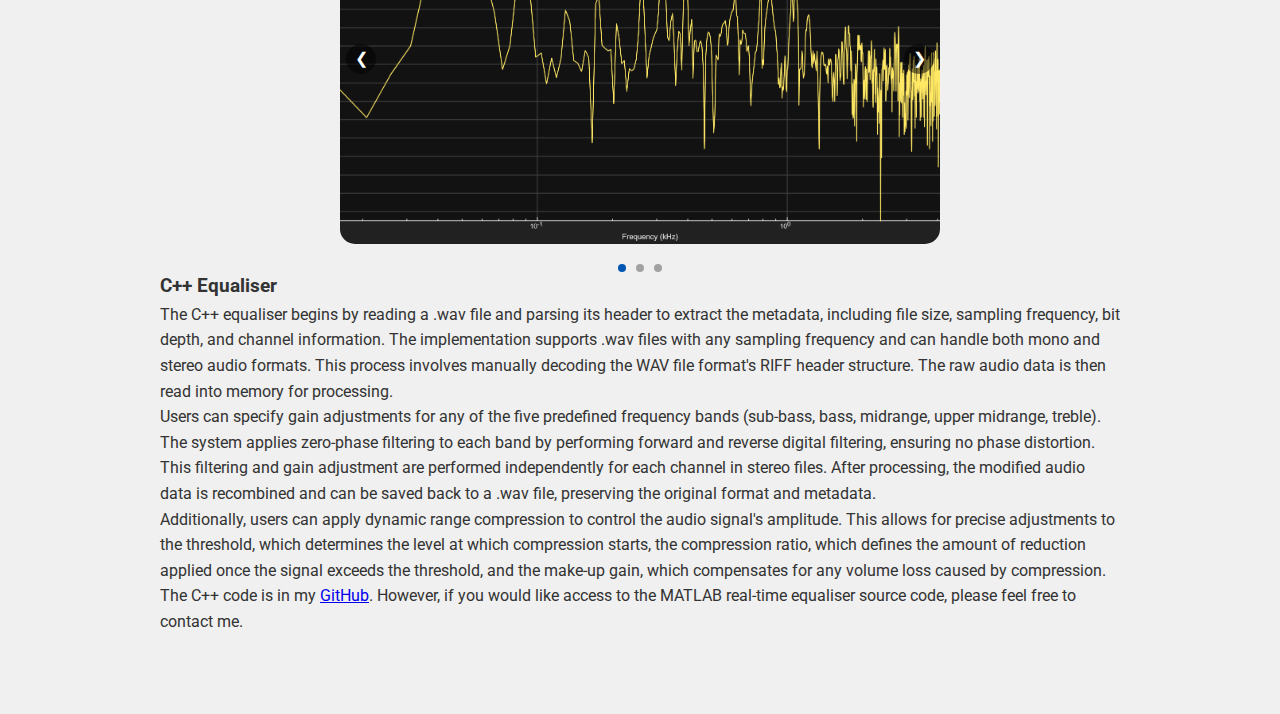
<file: src/pages/project-s3.html>
<!DOCTYPE html>
<html lang="en" class="no-theme">

<head>
    <script>
        // Set the correct theme class before the page renders
        if (localStorage.getItem('theme') === 'dark') {
            document.documentElement.classList.replace('no-theme', 'dark-mode');
        } else {
            document.documentElement.classList.remove('no-theme');
        }
    </script>
    <style>
        /* Hide the page until the theme is determined */
        html.no-theme {
            visibility: hidden;
        }
    </style>

    <link rel="preload" href="../styles/global.css" as="style">
    <link rel="preload" href="../styles/header.css" as="style">

    <meta charset="UTF-8">
    <meta name="viewport" content="width=device-width, initial-scale=1.0">
    <title>5 Band Audio Equaliser</title>
    <link href="https://cdn.jsdelivr.net/npm/aos@2.3.4/dist/aos.css" rel="stylesheet">

    <link rel="preconnect" href="https://fonts.googleapis.com">
    <link rel="preconnect" href="https://fonts.gstatic.com" crossorigin>
    <link href="https://fonts.googleapis.com/css2?family=Roboto:ital,wght@0,100;0,300;0,400;0,500;0,700;0,900;1,100;1,300;1,400;1,500;1,700;1,900&family=Space+Mono:ital,wght@0,400;0,700;1,400;1,700&display=swap" rel="stylesheet">
    <link href="https://fonts.googleapis.com/css2?family=Space+Mono:ital,wght@0,400;0,700;1,400;1,700&display=swap" rel="stylesheet">

    <link rel="stylesheet" href="../styles/global.css">
    <link rel="stylesheet" href="../styles/header.css">
    <link rel="stylesheet" href="../styles/toggle-switch.css">
    <link rel="stylesheet" href="../styles/projects.css">
    <link rel="stylesheet" href="../styles/projects-page.css">
    <link rel="stylesheet" href="../styles/scroll.css">
    <link rel="stylesheet" href="../styles/carousel.css">
</head>

<body>

    <header>
        <div class="back-button">
            <button id="back" aria-label="Back Button">
                <img id="back-icon" src="../icons/back-dark.svg" alt="Back" class="back-icon" />
            </button>
        </div>

        <button type="button" role="switch" aria-checked="true" class="ant-switch" id="theme-toggle">
            <div class="ant-switch-handle"></div>
            <span class="ant-switch-inner">
                <!-- Sun Image for light mode -->
                <img id="sun-icon" src="../icons/sun.svg" alt="Sun" style="width: 20px; height: 20px;">
                <!-- Moon Image for dark mode -->
                <img id="moon-icon" src="../icons/moon.svg" alt="Moon" style="width: 20px; height: 20px; display: none;">
            </span>
        </button>
    </header>


    <section id="project-page">
        <h2>Audio Equaliser in C++</h2>

        <div class="pdf-container">
            <a href="https://github.com/jay-junjiewu/audio-equaliser.git" target="_blank" rel="noopener noreferrer" class="pdf-link">
                GitHub Link
            </a>
        </div>

        <p>
            This personal project is a Digital Audio Equaliser written purely using C++ STL (no external libraries) for processing audio signals. The equaliser reads in a .wav audio file and allows users to apply various gains to 5 frequency bands (sub-bass, bass, midrange, upper midrange, treble). It can also process stereo audio and save the result into a .wav file.
        </p>

        <p>
            Note: I could have used any of the many good libraries out there, which are possibly even more efficient in terms of implementation than my code, or I could have written it all in Python. But I chose to write it all from scratch in C++ to have full control over the implementation details and to gain a better understanding of signal processing and C++ STL.
        </p>

        <h3>Filter Design</h3>

        <p>The equaliser uses digital IIR filters that are logarithmically spaced to align with the sensitivity of human hearing, ensuring a natural and intuitive audio adjustment experience. These filters were first designed and tested using MATLAB to allow for precise tuning of filter coefficients before implementing them in C++.</p>

        <div class="hover-container">
            <img src="../assets/project-s3/filters.png" class="image-ps2-1" />
        </div>

        <h3>MATLAB Real-Time Equaliser</h3>

        <p>As a prototype, I first designed a real-time equaliser in MATLAB before implementing it from scratch in C++. In MATLAB, the gain adjustment dynamically updates the filter parameters, directly influencing the time-domain signal. These adjustments span a wide range of gain levels, from subtle to significant, which can be observed in the time graph. To ensure smooth processing, a sliding window buffer is used to handle real-time audio data, continuously updating the signal as the sliders are adjusted. This buffer allows for efficient management of the audio stream, ensuring that the filter coefficients are recalculated in real-time. Updates to the frequency response and spectrogram occur in real-time, with minimal latency, providing seamless transitions and a smooth audio experience as the frequency spectrum is adjusted.</p>

        <div class="image-carousel">
            <div class="carousel-slide">
                <img src="../assets/project-s3/frequency.png">
                <img src="../assets/project-s3/spectogram.png">
                <img src="../assets/project-s3/time.png">
            </div>

            <button class="carousel-button left" aria-label="Previous Image">&#10094;</button>
            <button class="carousel-button right" aria-label="Next Image">&#10095;</button>
        </div>
        <div class="carousel-dots">
            <!-- Dots will be dynamically added here -->
        </div>

        <h3>C++ Equaliser</h3>

        <p>
            The C++ equaliser begins by reading a .wav file and parsing its header to extract the metadata, including file size, sampling frequency, bit depth, and channel information. The implementation supports .wav files with any sampling frequency and can handle both mono and stereo audio formats. This process involves manually decoding the WAV file format's RIFF header structure. The raw audio data is then read into memory for processing.
        </p>

        <p>
            Users can specify gain adjustments for any of the five predefined frequency bands (sub-bass, bass, midrange, upper midrange, treble). The system applies zero-phase filtering to each band by performing forward and reverse digital filtering, ensuring no phase distortion. This filtering and gain adjustment are performed independently for each channel in stereo files. After processing, the modified audio data is recombined and can be saved back to a .wav file, preserving the original format and metadata.
        </p>

        <p>
            Additionally, users can apply dynamic range compression to control the audio signal's amplitude. This allows for precise adjustments to the threshold, which determines the level at which compression starts, the compression ratio, which defines the amount of reduction applied once the signal exceeds the threshold, and the make-up gain, which compensates for any volume loss caused by compression.
        </p>

        <p>
            The C++ code is in my <a href="https://github.com/jay-junjiewu/audio-equaliser.git" target="_blank" class="text-link">GitHub</a>. However, if you would like access to the MATLAB real-time equaliser source code, please feel free to contact me.
        </p>

    </section>

    <script src="https://cdn.jsdelivr.net/npm/aos@2.3.4/dist/aos.js"></script>
    <script src="../scripts/theme-toggle.js" defer></script>
    <script src="../scripts/scroll.js" defer></script>
    <script src="../scripts/back.js" defer></script>
    <script src="../scripts/carousel.js" defer></script>
    <script src="../scripts/swipe.js" defer></script>

</body>
</html>
</file>
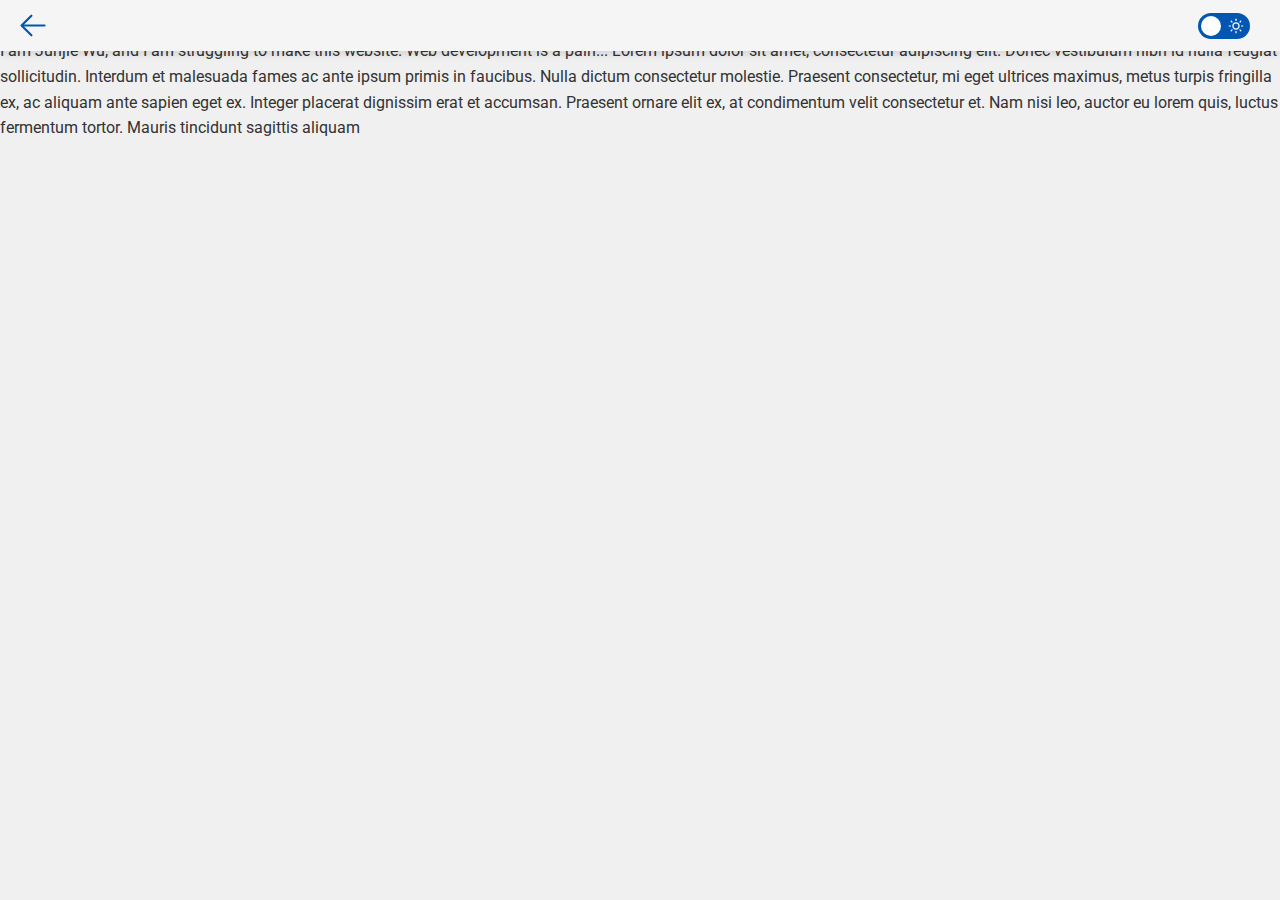
<file: src/pages/project1.html>
<!DOCTYPE html>
<html lang="en">

<head>
    <meta charset="UTF-8">
    <meta name="viewport" content="width=device-width, initial-scale=1.0">
    <title>Junjie Wu</title>
    <link href="https://cdn.jsdelivr.net/npm/aos@2.3.4/dist/aos.css" rel="stylesheet">

    <link rel="preconnect" href="https://fonts.googleapis.com">
    <link rel="preconnect" href="https://fonts.gstatic.com" crossorigin>
    <link href="https://fonts.googleapis.com/css2?family=Roboto:ital,wght@0,100;0,300;0,400;0,500;0,700;0,900;1,100;1,300;1,400;1,500;1,700;1,900&family=Space+Mono:ital,wght@0,400;0,700;1,400;1,700&display=swap" rel="stylesheet">
    <link href="https://fonts.googleapis.com/css2?family=Space+Mono:ital,wght@0,400;0,700;1,400;1,700&display=swap" rel="stylesheet">

    <link rel="stylesheet" href="../styles/global.css">
    <link rel="stylesheet" href="../styles/header.css">
    <link rel="stylesheet" href="../styles/toggle-switch.css">
    <link rel="stylesheet" href="../styles/projects.css">
    <link rel="stylesheet" href="../styles/projects-page.css">
    <link rel="stylesheet" href="../styles/scroll.css">

</head>

<body class="no-transition">

    <header>
        <div class="back-button">
            <button id="back" aria-label="Back Button">
                <img src="../icons/back.svg" alt="Back" class="back-icon" />
            </button>
        </div>
        
        <button type="button" role="switch" aria-checked="true" class="ant-switch" id="theme-toggle">
            <div class="ant-switch-handle"></div>
            <span class="ant-switch-inner">
                <!-- Sun Image for light mode -->
                <img id="sun-icon" src="../icons/sun.svg" alt="Sun" style="width: 20px; height: 20px;">
                <!-- Moon Image for dark mode -->
                <img id="moon-icon" src="../icons/moon.svg" alt="Moon" style="width: 20px; height: 20px; display: none;">
            </span>
        </button>
    </header>


    <section id="about">
        <h2>"Hello World!"</h2>
        <p>
            I am <span class="highlighted-name">Junjie Wu</span>, and I am struggling to make this website. Web development is a pain... Lorem ipsum dolor sit amet, consectetur adipiscing elit. Donec vestibulum nibh id nulla feugiat sollicitudin. Interdum et malesuada fames ac ante ipsum primis in faucibus. Nulla dictum consectetur molestie. Praesent consectetur, mi eget ultrices maximus, metus turpis fringilla ex, ac aliquam ante sapien eget ex. Integer placerat dignissim erat et accumsan. Praesent ornare elit ex, at condimentum velit consectetur et. Nam nisi leo, auctor eu lorem quis, luctus fermentum tortor. Mauris tincidunt sagittis aliquam
        </p>
    </section>

    <script src="https://cdn.jsdelivr.net/npm/aos@2.3.4/dist/aos.js"></script>
    <script src="../scripts/theme-toggle.js" defer></script>
    <script src="../scripts/scroll.js" defer></script>
    <script src="../scripts/back.js" defer></script>

</body>
</html>
</file>
<file: src/styles/global.css>
/* Global Styles */
* {
    margin: 0;
    padding: 0;
    box-sizing: border-box;
}

body {
    font-family: 'Roboto', Arial;
    color: #333;
    line-height: 1.6;
    background-color: #f0f0f0;
    transition: background-color 0.3s ease, color 0.3s ease;
    padding: auto;
    padding-bottom: 30px;
}

/* Dark Mode - Default */
body.dark-mode {
    background-color: #1a1a1a;
    color: #f5f5f5;
}
</file>
<file: src/styles/header.css>
/* Header */
header {
    position: fixed;
    top: 0;
    left: 0;
    width: 100%;
    background-color: #f5f5f5;
    z-index: 1000;
    padding: 8px 30px;
    display: flex;
    justify-content: space-between;
    align-items: center;
    gap: 20px;
    transition: background-color 0.5s ease;
    box-shadow: 0 4px 6px rgba(0, 0, 0, 0.1);
}

/* Header in Dark Mode */
header.dark-mode {
    background-color: rgb(41, 41, 41);
    box-shadow: 0 4px 6px rgba(0, 0, 0, 0.5);
}

/* Header Left Text */
.header-left {
    display: flex;
    align-items: center;
    color: #0056b3;
    font-weight: bold;
    font-size: 1.5rem;
}

/* Header Navigation Text */
header nav {
    display: flex;
    align-items: center;
    justify-content: flex-end;
    margin-left: auto;
}

header nav a {
    text-decoration: none;
    color: #0056b3;
    font-weight: bold;
    margin: 0 20px;
    font-size: 1.2rem;
    transition: color 0.3s ease;
}

header nav a:hover {
    transform: scale(1.3);
    transition: transform 0.2s ease;
}

body.dark-mode header nav a {
    color: #f5f5f5;
}

body.dark-mode header nav a:hover {
    transform: scale(1.3);
    transition: transform 0.2s ease;
}


/* Theme Toggle Button */
header .theme-toggle {
    cursor: pointer;
    font-size: 1.2rem;
    color: white;
    transition: color 0.3s ease;
}

header .theme-toggle.dark-mode {
    color: #f5f5f5;
}

#menu-toggle {
    display: none;
}

.menu {
    display: none;
}

/* Responsive Design - Mobile Layout */
@media (max-width: 1100px) {
    header {
        padding: 10px 20px;
        gap: 0;
        transform: translateY(0);
        transition: transform 0.5s ease;
    }

    header.hidden {
        transform: translateY(-100%); /* Hide the header */
    }

    .header-left {
        font-size: 1.2rem;
        display: none;
    }

    header nav a {
        display: none;
    }

    /* Hamburger Button */
    #menu-toggle {
        background: none;
        border: none;
        cursor: pointer;
        display: flex;
        flex-direction: column;
        gap: 5px;
        position: absolute;
        left: 20px;
        top: 20px;
        z-index: 2000;
    }

    /* Dropdown Menu */
    .menu {
        display: flex;
        flex-direction: column;
        position: absolute;
        top: 45px;
        left: 0px;
        background-color: #f5f5f5;
        box-shadow: 0 4px 6px rgba(0, 0, 0, 0.1);
        padding: 0;
        border-radius: 8px;
        width: 100px;
        max-height: 200px;
        z-index: 1000;
        overflow: hidden;
        transform: translateY(-20px); 
        opacity: 0; 
        transition: transform 0.3s ease, opacity 0.3s ease;
        box-shadow: 4px 4px 8px rgba(0, 0, 0, 0.1); 
    }

    body.dark-mode .menu {
        background-color: rgb(41, 41, 41);
        box-shadow: 0 4px 6px rgba(255, 255, 255, 0.1);
    }


    /* Show the menu when active */
    .menu.active {
        transform: translateY(0); /* Slide the menu down */
        opacity: 1; /* Make it visible */
    }

    .hamburger-icon {
        transform: translateY(-14px);
        width: 35px;
        transition: transform 0.3s ease;
    }

    /* Menu Links Styled as Divs */
    .menu-link {
        text-decoration: none;
        font-size: 0.9rem;
        font-weight: bold;
        color: #0056b3;
        padding: 10px 15px;
        margin-bottom: 5px;
        transform: translateX(10px);
        cursor: pointer;
        transition: background-color 0.3s ease, color 0.3s ease;
    }

    body.dark-mode .menu-link {
        color: #f5f5f5;
    }

}
</file>
<file: src/styles/toggle-switch.css>
/* Style for the toggle switch */
.ant-switch {
    position: relative;
    width: 52px;
    height: 26px;
    border-radius: 26px;
    background-color: #0056b3;
    border: none;
    cursor: pointer;
    transition: background-color 0.3s ease;
}

.ant-switch-handle {
    position: absolute;
    top: 3px;
    left: 3px;
    width: 20px;
    height: 20px;
    border-radius: 50%;
    background-color: white;
    transition: transform 0.3s ease;
}

.ant-switch[data-checked="true"] .ant-switch-handle {
    transform: translateX(26px);
}

body.dark-mode .ant-switch {
    background-color: #333;
}

body.dark-mode .ant-switch .ant-switch-handle {
    background-color: #f5f5f5;
}

.ant-switch-inner {
    display: flex;
    justify-content: space-between;
    width: 100%;
}

#sun-icon, #moon-icon {
    width: 20px;
    height: 20px;
    transition: opacity 0.3s ease;
}

#sun-icon {
    align-items: right;
    margin-left: 28px;
    display: block;
}

#moon-icon {
    display: none;
}

body.dark-mode #sun-icon {
    display: none;
}

body.dark-mode #moon-icon {
    align-items: left;
    margin-left: 2px;
    display: block;
}
</file>
<file: src/styles/about.css>
#about {
    padding: 60px 20px;
    text-align: left;
    max-width: 1000px;
    margin: 60px auto;
    margin-bottom: 0px;
    padding-bottom: 0px;
}

#about h2 {
    font-family: 'Space Mono', Arial;
    font-weight: bold;
    color:#0056b3;
    font-size: 3rem;
    margin-bottom: 0px;
    margin-left: 0px;
}

#about p {
    font-size: 1.2rem;
    line-height: 1.8;
    margin-left: 30px;
    margin-bottom: 0px;
}

.highlighted-name {
    color: #0056b3;
    font-weight: bold;
    font-size: 2rem;
}

/* Responsive Design - Mobile Layout */
@media (max-width: 1100px) {
    #about {
        margin: 0 0;
    }

    #about h2 {
        font-size: 2.3rem;
    }

    #about p {
        font-size: 1rem;
        line-height: 1.8;
        margin-left: 10px;
    }

    .highlighted-name {
        font-size: 1.3rem;
    }
}
</file>
<file: src/styles/projects.css>
#projects {
    padding: 50px 20px;
    text-align: left;
    max-width: 1000px;
    margin: auto;
    margin-top: 0;
}

#projects h2 {
    font-size: 2.5rem;
    margin-bottom: 0px;
    color:#0056b3;
}

/* Tabs */
.tabs {
    display: flex;
    justify-content: center;
    margin-bottom: 10px;
}

.tab {
    margin: 0 10px;
    padding: 1px 20px;
    cursor: pointer;
    font-size: 1.2rem;
    color: #0056b3;
    font-weight: bold;
    border-bottom: 2px solid transparent;
    transition: color 0.3s ease, border-bottom 0.3s ease;
}

.tab.active {
    color: #0056b3;
    border-bottom: 2px solid #0056b3;
}

.tab:hover {
    transform: scale(1.2);
    transition: transform 0.2s ease;
}

/* Project Container */
.projects-container {
    display: none;
}

.projects-container.active {
    display: flex;
    animation: fadeIn 0.5s ease;
    flex-direction: column; 
    gap: 20px;
    max-width: 1200px;
    margin: auto;
    overflow: visible;
    max-height: none;
}

/* Project Cards - Desktop Layout */
.project-card {
    display: flex;
    flex-direction: row;
    justify-content: flex-start;
    background: rgba(255, 255, 255, 0.9);
    border-radius: 10px;
    box-shadow: 0 4px 8px rgba(0, 0, 0, 0.1);
    transition: transform 0.2s ease, box-shadow 0.2s ease;
    padding: 20px 20px;
    width: 100%;
    min-height: 250px;
    flex-shrink: 0;
    height: 100%;
    box-sizing: border-box;
}

.project-card.dark-mode {
    background: #2c2c2c;
}

/* Link to new page for Project Cards */
.project-link {
    text-decoration: none; 
    color: inherit;
    display: block; 
    width: 100%;
    height: auto;
}

/* Thumbnail - Desktop Layout */
.project-thumbnail {
    width: 100%;
    height: auto;
    margin-right: 20px;
}

.project-thumbnail img {
    width: 100%;
    height: 100%;
    object-fit: cover;
    border-radius: 10px;
}

/* Project Info */
.project-info {
    display: flex;
    flex-direction: column;
    justify-content: space-between; 
    width: 100%;
    text-align: left;
}

.project-info h4 {
    font-size: 2rem;
    margin-bottom: 0px;
    text-align: left;
    flex-shrink: 0;
}

.project-info-date {
    font-size: 1rem;
    font-weight: 500;
    margin-bottom: 10px;
    margin-left: 0px;
    text-align: left;
    flex-shrink: 0;
}

.project-info p {
    font-size: 1rem;
    margin-bottom: 10px;
    margin-left: 10px;
    text-align: left;
    flex-grow: 0;
}

.project-skills {
    font-size: 1rem;
    text-align: left;
    font-weight: bold;
    margin-top: auto;
    margin-left: 0px;
    margin-bottom: 5px;
}

@media (max-width: 1100px) {
    .project-card {
        flex-direction: column;
        align-items: flex-start;
        height: auto;
        gap: 10px;
    }

    .project-thumbnail {
        width: 100%;
        height: auto;
        margin-right: 0;
        margin-bottom: 10px;
    }

    .project-thumbnail img {
        width: 100%;
        height: auto;
        border-radius: 10px;
    }

    .project-info {
        width: 100%;
        text-align: left;
    }

    .project-info h4 {
        font-size: 1.8rem;
        margin-bottom: 10px;
    }

    .project-info p {
        font-size: 1rem;
    }

    .project-skills {
        margin-top: 10px;
    }
}
</file>
<file: src/styles/social.css>
/* Social Media Buttons */
#social-links {
    padding: 40px 20px;
    text-align: center;
    margin-top: 50px;
}

.social-buttons {
    display: flex;
    justify-content: center;
    gap: 30px;
}

.social-button {
    background-color: #007BFF;
    color: white;
    padding: 10px 20px;
    font-size: 1.2rem;
    border-radius: 5px;
    text-decoration: none;
    transition: background-color 0.3s ease;
}

.social-button:hover {
    background-color: #0056b3;
}

/* Side Pannel */
.side-panel {
    position: fixed;
    top: 65%;
    left: 10px;
    display: flex;
    flex-direction: column;
    gap: 10px;
}

.side-icon {
    display: flex;
    align-items: center;
    justify-content: center;
    width: 50px;
    height: 60px;
    background-color: transparent;
    border-radius: 50%;
    transition: transform 0.3s ease;
}

.side-icon:hover {
    transform: scale(1.1); /* Enlarge on hover */
}

.icon {
    width: 36px;
    height: 36px;
}

#contact {
    text-align: left;
    max-width: 1000px;
    margin-top: 0px;
    margin-left: 20px;
    margin-right: 20px;
    margin-bottom: 0px;
    padding-bottom: 0px;
}

#contact h2 {
    display: none;
}

#updated h3 {
    font-size: 0.6rem;
    margin-bottom: 0px;
    text-align: center;
}

@media (max-width: 1100px) {
    .side-panel {
        position: static;
        top: auto;
        left: 0px;
        margin-top: 0px; 
        margin-bottom: 50px;
        display: flex;
        flex-direction: row;
        gap: 20px;
        justify-content: center;
    }

    #contact h2 {
        display: flex;
        font-size: 2.5rem;
        margin-bottom: 0px;
        color:#0056b3;
    }
}
</file>
<file: src/styles/scroll.css>
/* Style the scrollbar */
::-webkit-scrollbar {
    width: 6px;
}

::-webkit-scrollbar-track {
    background-color: transparent;
}

::-webkit-scrollbar-thumb {
    background-color: #888;
    border-radius: 10px;
    transition: background-color 0.3s ease;
}

::-webkit-scrollbar-thumb:hover {
    background-color: #555;
}
</file>
<file: src/styles/projects-page.css>
/* Back Button Styling */
.back-button {
    display: flex;
    align-items: center;
    transform: translateX(-15px);
}

#back {
    background: none;
    border: none;
    cursor: pointer;
    left: 10px;
    top: 50%;
    display: flex;
    align-items: center;
}

#back img.back-icon {
    width: 35px;
    transition: transform 0.3s ease;
}

#back:hover img.back-icon {
    transform: scale(1.3);
    transition: transform 0.2s ease;
}

/* Individual Projects Subpage*/
#project-page {
    padding: 50px 20px;
    text-align: left;
    max-width: 1000px;
    margin: auto;
    margin-top: 30px;
    box-sizing: border-box;
}

#project-page h2 {
    font-weight: bold;
    color:#0056b3;
    font-size: 2rem;
    margin-bottom: 0px;
    margin-left: 0px;
}


/* Centered image and hover container */
.hover-container {
    position: relative;
    display: flex; /* Use flexbox for centering */
    justify-content: center; /* Horizontally center the container */
    align-items: center; /* Vertically center the content */
    width: 100%; /* Ensures container takes full width */
    margin: 20px auto; /* Centers the entire container */
    height: 100%;
    z-index: 10;
}

/* Styling for individual images */
.image-pe1-1 {
    border-radius: 10px;
    box-shadow: 0 4px 8px rgba(0, 0, 0, 0.2);
    width: 100%; /* Ensures the image doesn't exceed the container width */
    max-width: 500px; /* Limits the image size */
    height: auto; /* Maintains aspect ratio */
    display: block; /* Makes the image block-level to center properly */
}

/* Hover text styling */
.hover-text {
    position: absolute;
    bottom: 0;
    left: 50%;
    transform: translate(-50%, -50%);
    color: white;
    background: rgba(0, 0, 0, 0.7); /* Semi-transparent background */
    padding: 5px 10px;
    border-radius: 5px;
    font-size: 0.7rem;
    text-align: center;
    opacity: 0; /* Initially hidden */
    transition: opacity 0.3s ease-in-out;
}

.hover-container:hover .hover-text {
    opacity: 1;
}

/* pdf files link */
.pdf-container {
    display: flex;
    justify-content: center;
    align-items: center;
    text-align: center;
    margin: 60px 0px;
}

.pdf-link {
    color: #0056b3;
    font-size: 1.3rem;
}


/* Responsive Design - Mobile Layout */
@media (max-width: 1100px) {
    .back-button {
        display: flex;
        align-items: center;
        transform: translateX(-10px);
    }
}
</file>
<file: src/styles/carousel.css>
/* Individual Projects Subpage */
#project-page {
    padding: 50px 20px;
    text-align: left;
    max-width: 1000px;
    margin: auto;
    margin-top: 30px;
    box-sizing: border-box;
}

/* Carousel Wrapper */
.image-carousel {
    position: relative;
    width: 100%; /* Full width of the parent */
    max-width: 600px; /* Optional: maximum width constraint */
    margin: 20px auto;
    overflow: hidden; /* Hide overflowing images */
    height: 400px; /* Set a fixed height for the carousel */
}

/* Carousel Slide */
.carousel-slide {
    display: flex; /* Arrange images in a row */
    flex-direction: row;
    flex-wrap: nowrap;
    transition: transform 0.5s ease-in-out;
    height: 100%; /* Match parent's height */
    width: calc(100% * var(--image-count)); /* Dynamically adjust width based on number of images */
    align-items: center; /* Center the images vertically */
}





/* Carousel Wrapper */
.image-carousel {
    position: relative;
    width: 100%; /* Full width of the parent */
    max-width: 600px; /* Optional: maximum width constraint */
    margin: 20px auto;
    overflow: hidden; /* Hide overflowing images */
    display: flex; /* Align children (carousel-slide) properly */
    justify-content: center; /* Center content */
    border-radius: 15px; /* Apply rounded corners */
}

/* Carousel Slide */
.carousel-slide {
    position: relative; /* Keep the images inside positioned relative to this container */
    width: 100%; /* Full width */
    height: 100%; /* Match the parent's height */
    display: flex; /* Flex container */
    justify-content: center;
    align-items: center;
}

/* Individual Images */
.carousel-slide img {
    position: absolute; /* Stack images on top of each other */
    height: 100%; /* Ensure the image matches the height of the carousel */
    width: auto; /* Let the image width adjust based on the aspect ratio */    object-fit: contain; /* Maintain the image's aspect ratio */
    opacity: 0; /* Make images hidden by default */
    transition: opacity 0.5s ease-in-out; /* Smooth opacity transition */
}

/* Show the active image */
.carousel-slide img.active {
    opacity: 1; /* Only the active image will be visible */
}






/* Carousel Button */
.carousel-button {
    position: absolute;
    top: 50%;
    background-color: rgba(0, 0, 0, 0.5); /* Default color for dark mode */
    color: white;
    border: none;
    cursor: pointer;
    width: 30px; /* Set width for circular button */
    height: 30px; /* Set height equal to width to ensure it's circular */
    display: flex;
    justify-content: center;
    align-items: center; /* Center the content (e.g., arrow) inside the circle */
    z-index: 10;
    border-radius: 50%; /* Make the button circular */
    font-size: 1rem;
    transition: background-color 0.3s ease, color 0.3s ease; /* Smooth transition */
}

/* Position for left and right buttons */
.carousel-button.left {
    left: 1%;
}

.carousel-button.right {
    right: 1%;
}

/* Hover effect */
.carousel-button:hover {
    background-color: rgba(0, 0, 0, 0.8);
}

body.dark-mode .carousel-button.left {
    background-color: rgba(255, 255, 255, 0.7);
    color: black;
}

body.dark-mode .carousel-button.right {
    background-color: rgba(255, 255, 255, 0.7);
    color: black;
}



/* Dots styling */
.carousel-dots {
    display: flex;
    justify-content: center;
    align-items: center;
    gap: 10px;
    z-index: 10;
    position: relative;
}

.carousel-dots .carousel-dot {
    width: 8px;
    height: 8px;
    border-radius: 50%;
    background-color: gray;
    opacity: 0.7;
    transition: background-color 0.3s ease, opacity 0.3s ease;
}

/* Active dot styling */
.carousel-dots .carousel-dot.active {
    background-color: #0056b3;
    opacity: 1;
}
</file>
